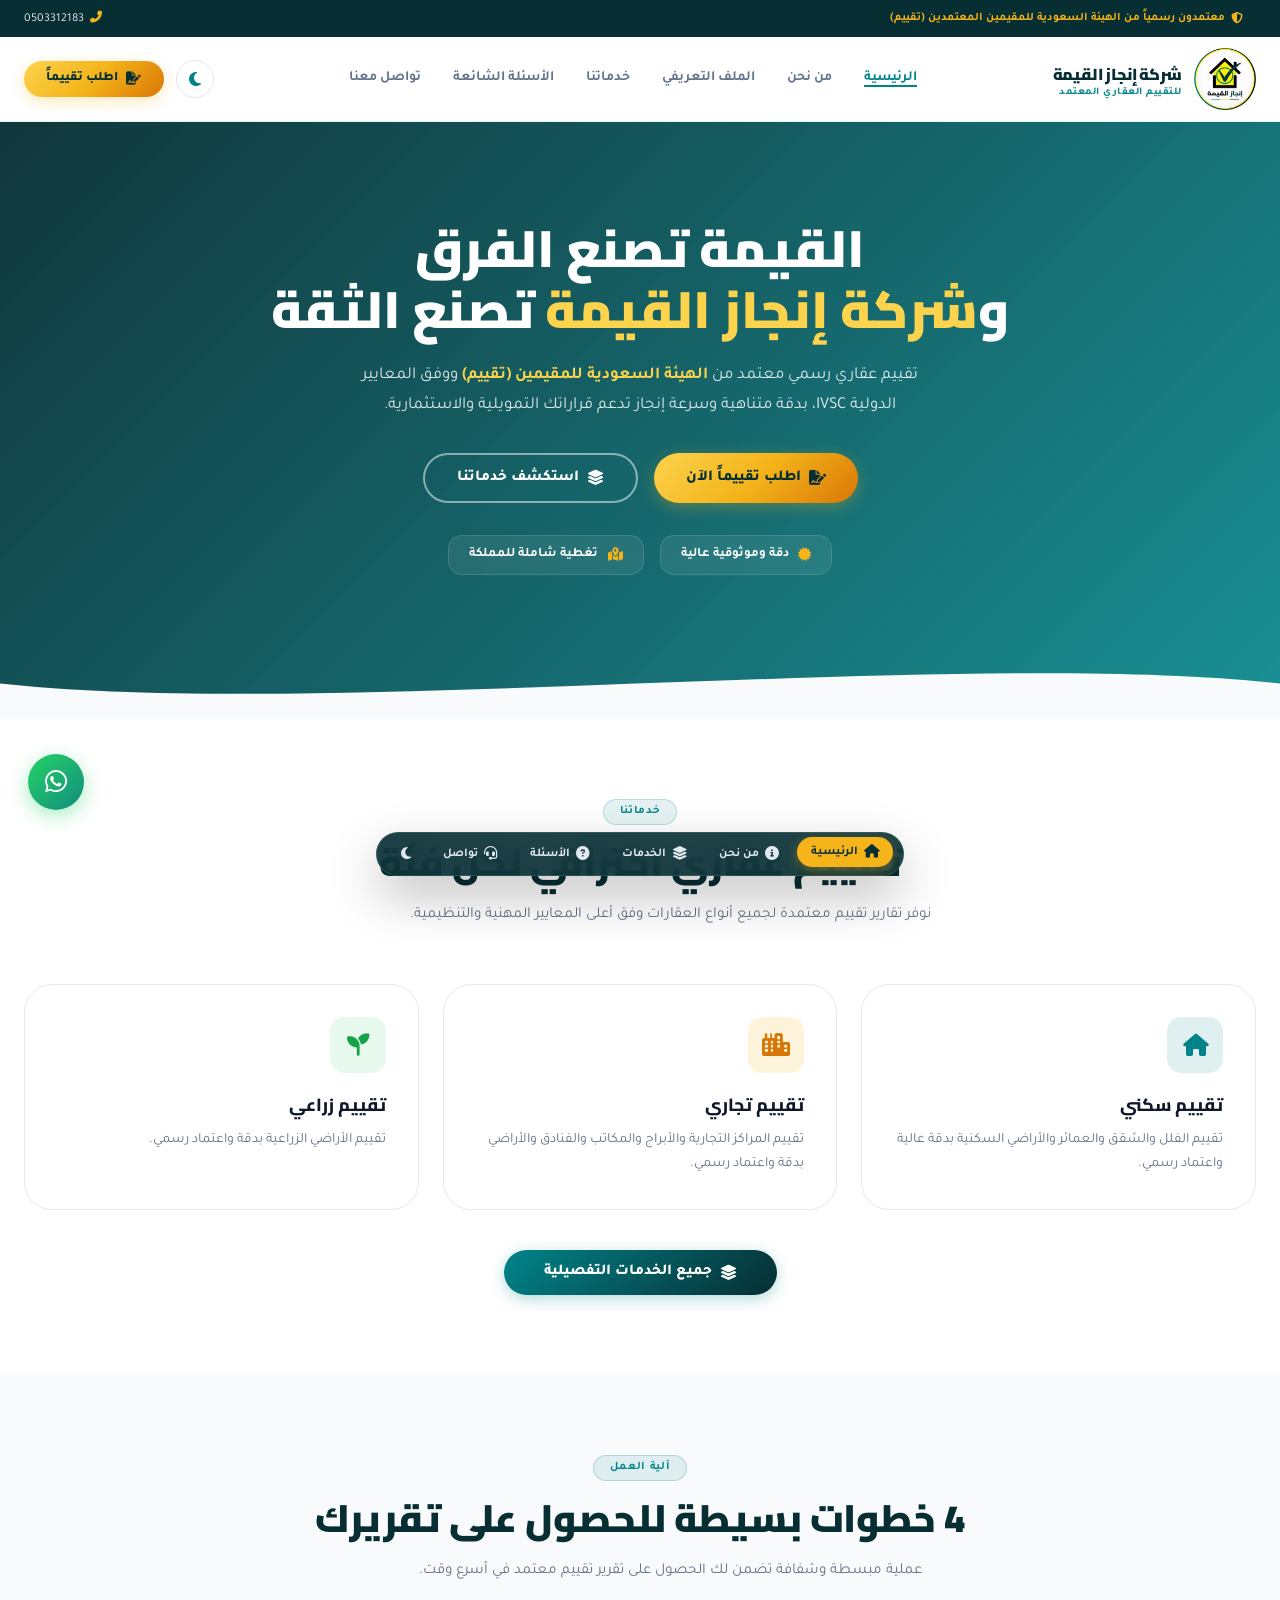
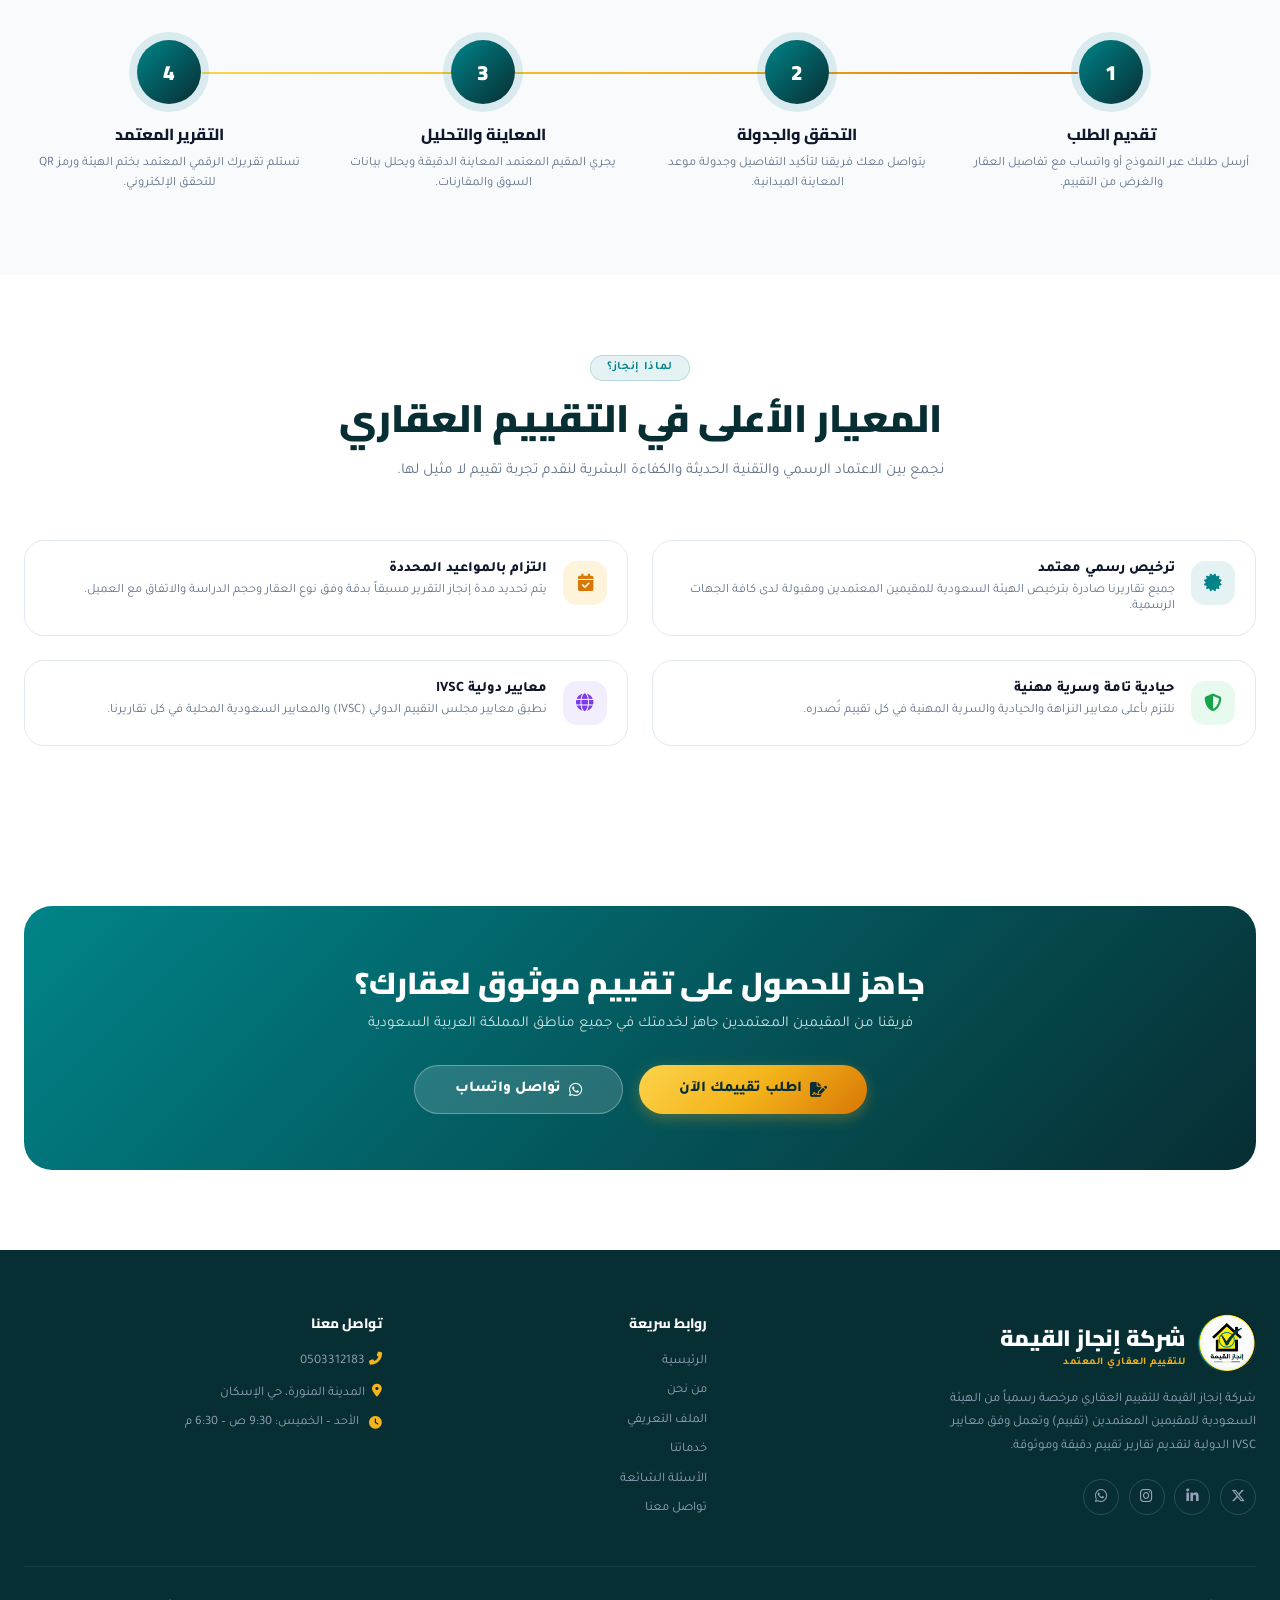
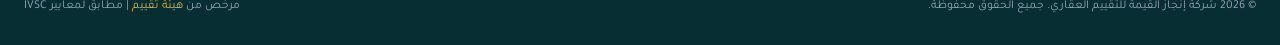
<file: index.html>
<!DOCTYPE html>
<html lang="ar" dir="rtl">
<head>
<meta charset="UTF-8">
<meta name="viewport" content="width=device-width, initial-scale=1.0, maximum-scale=5.0, viewport-fit=cover">
<title>شركة إنجاز القيمة | للتقييم العقاري المعتمد</title>
<meta name="theme-color" content="#072e33">
<meta name="apple-mobile-web-app-capable" content="yes">
<meta name="apple-mobile-web-app-status-bar-style" content="black-translucent">
<meta name="description" content="شركة إنجاز القيمة للتقييم العقاري المعتمد – الخيار الأول للتقييم الموثوق وفق معايير الهيئة السعودية للمقيمين المعتمدين (تقييم) ومعايير IVSC الدولية في جميع مناطق المملكة.">
<meta name="google-site-verification" content="zeZjmpXiHABCRa-5x5ZABjmnIPfVbDQ0cfl7Y7IleV0" />
<link rel="icon" type="image/png" sizes="32x32" href="image/LOGO.png">
<link rel="icon" type="image/png" sizes="192x192" href="image/LOGO.png">
<link rel="apple-touch-icon" sizes="180x180" href="image/LOGO.png">
<link rel="shortcut icon" href="favicon.ico">
<meta property="og:site_name" content="شركة إنجاز القيمة للتقييم العقاري">
<meta property="og:title" content="شركة إنجاز القيمة | للتقييم العقاري المعتمد">
<meta property="og:type" content="website">
<meta property="og:url" content="https://m25yimohsin-collab.github.io/enjaz1/">
<meta property="og:image" content="https://m25yimohsin-collab.github.io/enjaz1/image/LOGO.png">
<script type="application/ld+json">
{
  "@context": "https://schema.org",
  "@type": "WebSite",
  "name": "شركة إنجاز القيمة للتقييم العقاري",
  "alternateName": ["إنجاز القيمة", "شركة إنجاز القيمة", "Enjaz Valuation"],
  "url": "https://m25yimohsin-collab.github.io/enjaz1/",
  "publisher": {
    "@type": "Organization",
    "name": "شركة إنجاز القيمة للتقييم العقاري",
    "logo": {
      "@type": "ImageObject",
      "url": "https://m25yimohsin-collab.github.io/enjaz1/image/LOGO.png"
    }
  }
}
</script>
<link rel="stylesheet" href="https://cdnjs.cloudflare.com/ajax/libs/font-awesome/6.5.1/css/all.min.css">
<link rel="stylesheet" href="css/style.css">
</head>
<body>

<!-- Top Bar -->
<div class="top-bar">
  <div class="badge"><i class="fas fa-shield-halved"></i> معتمدون رسمياً من الهيئة السعودية للمقيمين المعتمدين (تقييم)</div>
  <div style="display:flex;align-items:center;gap:1.5rem"><a href="tel:0503312183"><i class="fas fa-phone-alt" style="color:var(--gold);margin-left:.35rem"></i>0503312183</a></div></div>

<!-- Navbar -->
<nav class="navbar">
  <div class="nav-inner">
    <a href="index.html" class="nav-logo">
      <img src="image/LOGO.png" alt="شركة إنجاز القيمة للتقييم العقاري">
      <div class="brand-text">
        <span class="main">شركة إنجاز القيمة</span>
        <span class="sub">للتقييم العقاري المعتمد</span>
      </div>
    </a>
    <ul class="nav-links">
      <li><a href="index.html" class="active">الرئيسية</a></li>
      <li><a href="about.html">من نحن</a></li>
      <li><a href="profile.html">الملف التعريفي</a></li>
      <li><a href="services.html">خدماتنا</a></li>
      <li><a href="faq.html">الأسئلة الشائعة</a></li>
      <li><a href="contact.html">تواصل معنا</a></li>
    </ul>
    <div class="nav-actions">
      <button class="theme-toggle theme-btn" title="تبديل الوضع"><i class="fas fa-moon"></i></button>
      <a href="contact.html" class="btn btn-gold"><i class="fas fa-file-signature"></i> اطلب تقييماً</a>
    </div>
    <button class="hamburger" aria-label="القائمة">
      <span></span><span></span><span></span>
    </button>
  </div>
</nav>

<!-- Mobile Drawer -->
<div class="mobile-overlay"></div>
<div class="mobile-drawer">
  <div class="drawer-head">
    <a href="index.html" class="nav-logo">
      <img src="image/LOGO.png" alt="إنجاز" style="height:52px">
      <div class="brand-text"><span class="main" style="font-size:1.1rem">شركة إنجاز القيمة</span></div>
    </a>
    <button class="drawer-close"><i class="fas fa-times"></i></button>
  </div>
  <ul class="drawer-nav">
    <li><a href="index.html">الرئيسية <i class="fas fa-chevron-left"></i></a></li>
    <li><a href="about.html">من نحن <i class="fas fa-chevron-left"></i></a></li>
    <li><a href="profile.html">الملف التعريفي <i class="fas fa-chevron-left"></i></a></li>
    <li><a href="services.html">خدماتنا <i class="fas fa-chevron-left"></i></a></li>
    <li><a href="faq.html">الأسئلة الشائعة <i class="fas fa-chevron-left"></i></a></li>
    <li><a href="contact.html">تواصل معنا <i class="fas fa-chevron-left"></i></a></li>
  </ul>
  <a href="contact.html" class="btn btn-gold" style="width:100%;justify-content:center"><i class="fas fa-file-signature"></i> اطلب تقييماً الآن</a>
  <button class="theme-toggle btn btn-outline" style="width:100%;justify-content:center;margin-top:.5rem"><i class="fas fa-moon"></i> تبديل الوضع</button>
</div>

<!-- ══════════════════════════════════════════
     HERO
══════════════════════════════════════════ -->
<section class="hero">
  <div class="hero-inner">

    <!-- Hero Text -->
    <div style="text-align:center;max-width:850px;margin:0 auto">

      <h1>القيمة تصنع الفرق<br>و<span style="color:var(--gold-light)">شركة إنجاز القيمة</span> تصنع الثقة</h1>
      <p style="margin:0 auto 2rem">تقييم عقاري رسمي معتمد من <strong style="color:var(--gold-light)">الهيئة السعودية للمقيمين (تقييم)</strong> ووفق المعايير الدولية IVSC، بدقة متناهية وسرعة إنجاز تدعم قراراتك التمويلية والاستثمارية.</p>
      <div style="display:flex;gap:1rem;justify-content:center;flex-wrap:wrap">
        <a href="contact.html" class="btn btn-gold" style="font-size:.95rem;padding:.85rem 2rem"><i class="fas fa-file-signature"></i> اطلب تقييماً الآن</a>
        <a href="services.html" class="btn btn-outline" style="border-color:rgba(255,255,255,.5);color:#fff;font-size:.95rem;padding:.85rem 2rem"><i class="fas fa-layer-group"></i> استكشف خدماتنا</a>
      </div>
      <div class="hero-features">
        <div class="hero-feat-item"><i class="fas fa-certificate" style="color:var(--gold)"></i> دقة وموثوقية عالية</div>
        <div class="hero-feat-item"><i class="fas fa-map-location-dot" style="color:var(--gold)"></i> تغطية شاملة للمملكة</div>
      </div>
    </div>



  </div>

  <!-- Wave -->
  <div class="wave-bottom">
    <svg viewBox="0 0 1440 80" preserveAspectRatio="none" style="fill:var(--off-white)">
      <path d="M0,40 C360,80 1080,0 1440,40 L1440,80 L0,80 Z"/>
    </svg>
  </div>
</section>



<!-- ══════════════════════════════════════════
     SERVICES PREVIEW
══════════════════════════════════════════ -->
<section class="section" style="background:var(--card-bg)" id="servicesSection">
  <div class="section-inner">
    <div class="section-head">
      <span class="section-label">خدماتنا</span>
      <h2 class="section-title">تقييم عقاري احترافي لكل فئة</h2>
      <p class="section-desc">نوفر تقارير تقييم معتمدة لجميع أنواع العقارات وفق أعلى المعايير المهنية والتنظيمية.</p>
    </div>
    <div class="grid-3">

      <div class="card">
        <div class="card-icon teal"><i class="fas fa-home"></i></div>
        <h3>تقييم سكني</h3>
        <p>تقييم الفلل والشقق والعمائر والأراضي السكنية بدقة عالية واعتماد رسمي.</p>
        <div class="card-bottom-bar"></div>
      </div>

      <div class="card">
        <div class="card-icon gold"><i class="fas fa-city"></i></div>
        <h3>تقييم تجاري</h3>
        <p>تقييم المراكز التجارية والأبراج والمكاتب والفنادق والأراضي بدقة واعتماد رسمي.</p>
        <div class="card-bottom-bar"></div>
      </div>

      <div class="card">
        <div class="card-icon green"><i class="fas fa-seedling"></i></div>
        <h3>تقييم زراعي</h3>
        <p>تقييم الأراضي الزراعية بدقة واعتماد رسمي.</p>
        <div class="card-bottom-bar"></div>
      </div>

    </div>
    <div style="text-align:center;margin-top:2.5rem">
      <a href="services.html" class="btn btn-teal" style="font-size:.95rem;padding:.85rem 2.5rem"><i class="fas fa-layer-group"></i> جميع الخدمات التفصيلية</a>
    </div>
  </div>
</section>

<!-- ══════════════════════════════════════════
     HOW IT WORKS
══════════════════════════════════════════ -->
<section class="section">
  <div class="section-inner">
    <div class="section-head">
      <span class="section-label">آلية العمل</span>
      <h2 class="section-title">4 خطوات بسيطة للحصول على تقريرك</h2>
      <p class="section-desc">عملية مبسطة وشفافة تضمن لك الحصول على تقرير تقييم معتمد في أسرع وقت.</p>
    </div>
    <div class="steps">
      <div class="step">
        <div class="step-num">1</div>
        <h4>تقديم الطلب</h4>
        <p>أرسل طلبك عبر النموذج أو واتساب مع تفاصيل العقار والغرض من التقييم.</p>
      </div>
      <div class="step">
        <div class="step-num">2</div>
        <h4>التحقق والجدولة</h4>
        <p>يتواصل معك فريقنا لتأكيد التفاصيل وجدولة موعد المعاينة الميدانية.</p>
      </div>
      <div class="step">
        <div class="step-num">3</div>
        <h4>المعاينة والتحليل</h4>
        <p>يجري المقيم المعتمد المعاينة الدقيقة ويحلل بيانات السوق والمقارنات.</p>
      </div>
      <div class="step">
        <div class="step-num">4</div>
        <h4>التقرير المعتمد</h4>
        <p>تستلم تقريرك الرقمي المعتمد بختم الهيئة ورمز QR للتحقق الإلكتروني.</p>
      </div>
    </div>
  </div>
</section>

<!-- ══════════════════════════════════════════
     WHY US
══════════════════════════════════════════ -->
<section class="section" style="background:var(--card-bg)">
  <div class="section-inner">
    <div class="section-head">
      <span class="section-label">لماذا إنجاز؟</span>
      <h2 class="section-title">المعيار الأعلى في التقييم العقاري</h2>
      <p class="section-desc">نجمع بين الاعتماد الرسمي والتقنية الحديثة والكفاءة البشرية لنقدم تجربة تقييم لا مثيل لها.</p>
    </div>
    <div class="grid-2">
      <div class="value-card">
        <div class="value-icon t"><i class="fas fa-certificate"></i></div>
        <div>
          <div style="font-weight:800;font-size:.9rem;margin-bottom:.3rem">ترخيص رسمي معتمد</div>
          <div style="font-size:.8rem;color:var(--muted)">جميع تقاريرنا صادرة بترخيص الهيئة السعودية للمقيمين المعتمدين ومقبولة لدى كافة الجهات الرسمية.</div>
        </div>
      </div>
      <div class="value-card">
        <div class="value-icon g"><i class="fas fa-calendar-check"></i></div>
        <div>
          <div style="font-weight:800;font-size:.9rem;margin-bottom:.3rem">التزام بالمواعيد المحددة</div>
          <div style="font-size:.8rem;color:var(--muted)">يتم تحديد مدة إنجاز التقرير مسبقاً بدقة وفق نوع العقار وحجم الدراسة والاتفاق مع العميل.</div>
        </div>
      </div>
      <div class="value-card">
        <div class="value-icon gr"><i class="fas fa-shield-halved"></i></div>
        <div>
          <div style="font-weight:800;font-size:.9rem;margin-bottom:.3rem">حيادية تامة وسرية مهنية</div>
          <div style="font-size:.8rem;color:var(--muted)">نلتزم بأعلى معايير النزاهة والحيادية والسرية المهنية في كل تقييم نُصدره.</div>
        </div>
      </div>
      <div class="value-card">
        <div class="value-icon p"><i class="fas fa-globe"></i></div>
        <div>
          <div style="font-weight:800;font-size:.9rem;margin-bottom:.3rem">معايير دولية IVSC</div>
          <div style="font-size:.8rem;color:var(--muted)">نطبق معايير مجلس التقييم الدولي (IVSC) والمعايير السعودية المحلية في كل تقاريرنا.</div>
        </div>
      </div>
    </div>
  </div>
</section>



<!-- ══════════════════════════════════════════
     CTA BANNER
══════════════════════════════════════════ -->
<section class="section" style="background:var(--card-bg);padding-bottom:5rem">
  <div class="section-inner">
    <div class="cta-banner">
      <h2>جاهز للحصول على تقييم موثوق لعقارك؟</h2>
      <p>فريقنا من المقيمين المعتمدين جاهز لخدمتك في جميع مناطق المملكة العربية السعودية</p>
      <div style="display:flex;gap:1rem;justify-content:center;flex-wrap:wrap">
        <a href="contact.html" class="btn btn-gold" style="font-size:.95rem;padding:.9rem 2.5rem"><i class="fas fa-file-signature"></i> اطلب تقييمك الآن</a>
        <a href="https://wa.me/966503312183" target="_blank" rel="noopener noreferrer" class="btn" style="background:rgba(255,255,255,.15);color:#fff;border:1px solid rgba(255,255,255,.3);font-size:.95rem;padding:.9rem 2.5rem"><i class="fab fa-whatsapp"></i> تواصل واتساب</a>
      </div>
    </div>
  </div>
</section>

<!-- Footer -->
<footer class="footer">
  <div class="footer-inner">
    <div class="footer-top">
      <div class="footer-brand">
        <a href="index.html" class="nav-logo" style="margin-bottom:.75rem">
          <img src="image/LOGO.png" alt="إنجاز" style="height:58px;width:auto;border-radius:10px">
          <div class="brand-text"><span class="main">شركة إنجاز القيمة</span><span class="sub">للتقييم العقاري المعتمد</span></div>
        </a>
        <p>شركة إنجاز القيمة للتقييم العقاري مرخصة رسمياً من الهيئة السعودية للمقيمين المعتمدين (تقييم) وتعمل وفق معايير IVSC الدولية لتقديم تقارير تقييم دقيقة وموثوقة.</p>
        <div class="socials">
          <a href="#" class="social-btn" title="تويتر"><i class="fab fa-x-twitter"></i></a>
          <a href="#" class="social-btn" title="لينكدإن"><i class="fab fa-linkedin-in"></i></a>
          <a href="https://www.instagram.com/enjaz.alqima/" target="_blank" rel="noopener noreferrer" class="social-btn" title="انستقرام"><i class="fab fa-instagram"></i></a>
          <a href="https://wa.me/966503312183" class="social-btn" title="واتساب"><i class="fab fa-whatsapp"></i></a>
        </div>
      </div>
      <div class="footer-col">
        <h4>روابط سريعة</h4>
        <ul>
          <li><a href="index.html">الرئيسية</a></li>
          <li><a href="about.html">من نحن</a></li>
          <li><a href="profile.html">الملف التعريفي</a></li>
          <li><a href="services.html">خدماتنا</a></li>
          <li><a href="faq.html">الأسئلة الشائعة</a></li>
          <li><a href="contact.html">تواصل معنا</a></li>
        </ul>
      </div>

      <div class="footer-col footer-contact">
        <h4>تواصل معنا</h4>
        <ul class="footer-contact" style="gap:.85rem">
          <li><a href="tel:0503312183" style="color:inherit;text-decoration:none"><i class="fas fa-phone-alt"></i> 0503312183</a></li>
          <li><a href="https://maps.app.goo.gl/EBXbbpuvEe8iRKoi7" target="_blank" rel="noopener noreferrer" style="color:inherit;text-decoration:none"><i class="fas fa-map-marker-alt"></i> المدينة المنورة، حي الإسكان</a></li>
          <li><i class="fas fa-clock"></i> الأحد – الخميس: 9:30 ص – 6:30 م</li>
        </ul>
      </div>
    </div>
    <div class="footer-bottom">
      <p>© 2026 شركة إنجاز القيمة للتقييم العقاري. جميع الحقوق محفوظة.</p>
      <p>مرخص من <a href="#">هيئة تقييم</a> | مطابق لمعايير IVSC</p>
    </div>
  </div>
</footer>

<!-- Floating Dock -->
<div class="floating-dock">
  <a href="index.html"     class="dock-item" title="الرئيسية"><i class="fas fa-home"></i> <span>الرئيسية</span></a>
  <a href="about.html"     class="dock-item" title="من نحن"><i class="fas fa-circle-info"></i> <span>من نحن</span></a>
  <a href="services.html"  class="dock-item" title="الخدمات"><i class="fas fa-layer-group"></i> <span>الخدمات</span></a>
  <a href="faq.html"       class="dock-item" title="الأسئلة"><i class="fas fa-circle-question"></i> <span>الأسئلة</span></a>
  <a href="contact.html"   class="dock-item" title="تواصل"><i class="fas fa-headset"></i> <span>تواصل</span></a>
  <button class="dock-item theme-toggle" title="الوضع"><i class="fas fa-moon"></i></button>
</div>

<!-- WhatsApp -->
<a href="https://wa.me/966503312183?text=السلام%20عليكم،%20أريد%20الاستفسار%20عن%20خدمات%20التقييم%20العقاري" target="_blank" rel="noopener noreferrer" class="wa-float" aria-label="واتساب"><i class="fab fa-whatsapp"></i></a>

<!-- Back to Top -->
<button class="back-top" aria-label="للأعلى"><i class="fas fa-arrow-up"></i></button>

<script src="js/main.js"></script>
</body>
</html>
</file>
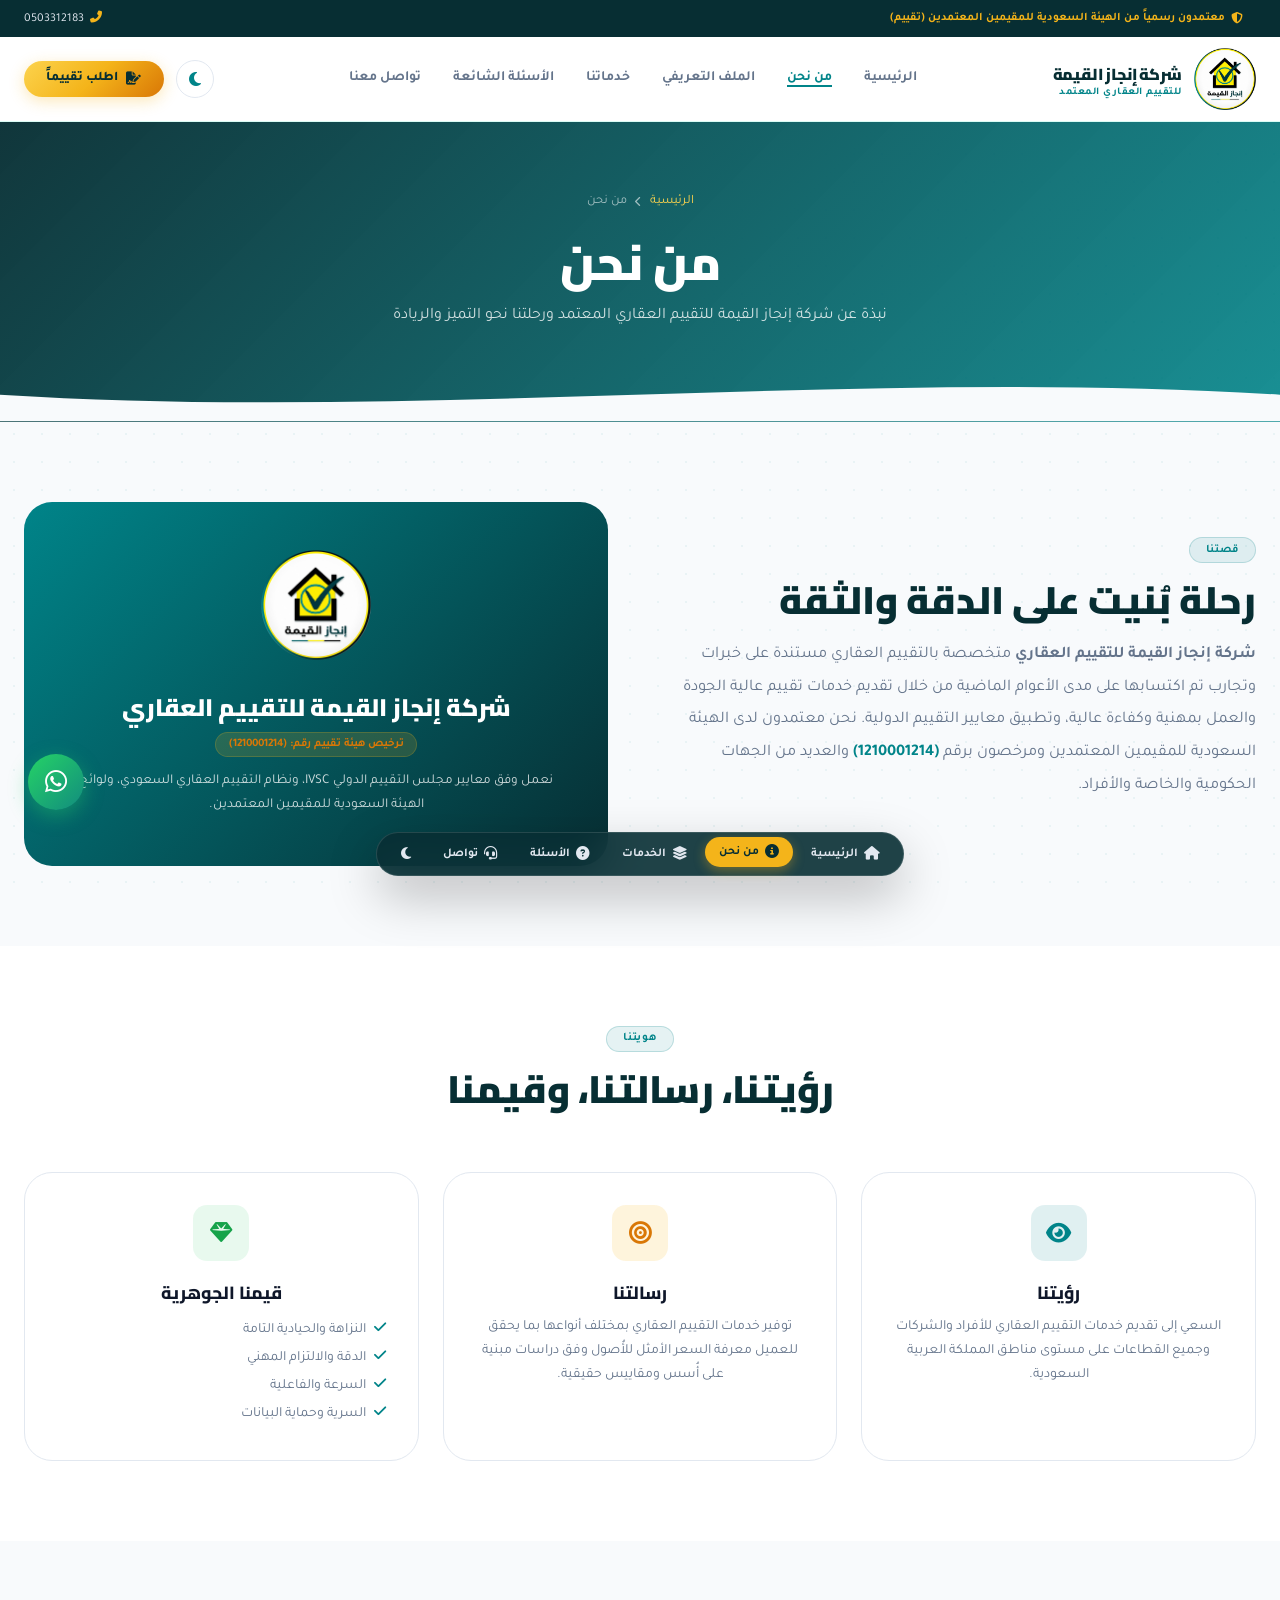
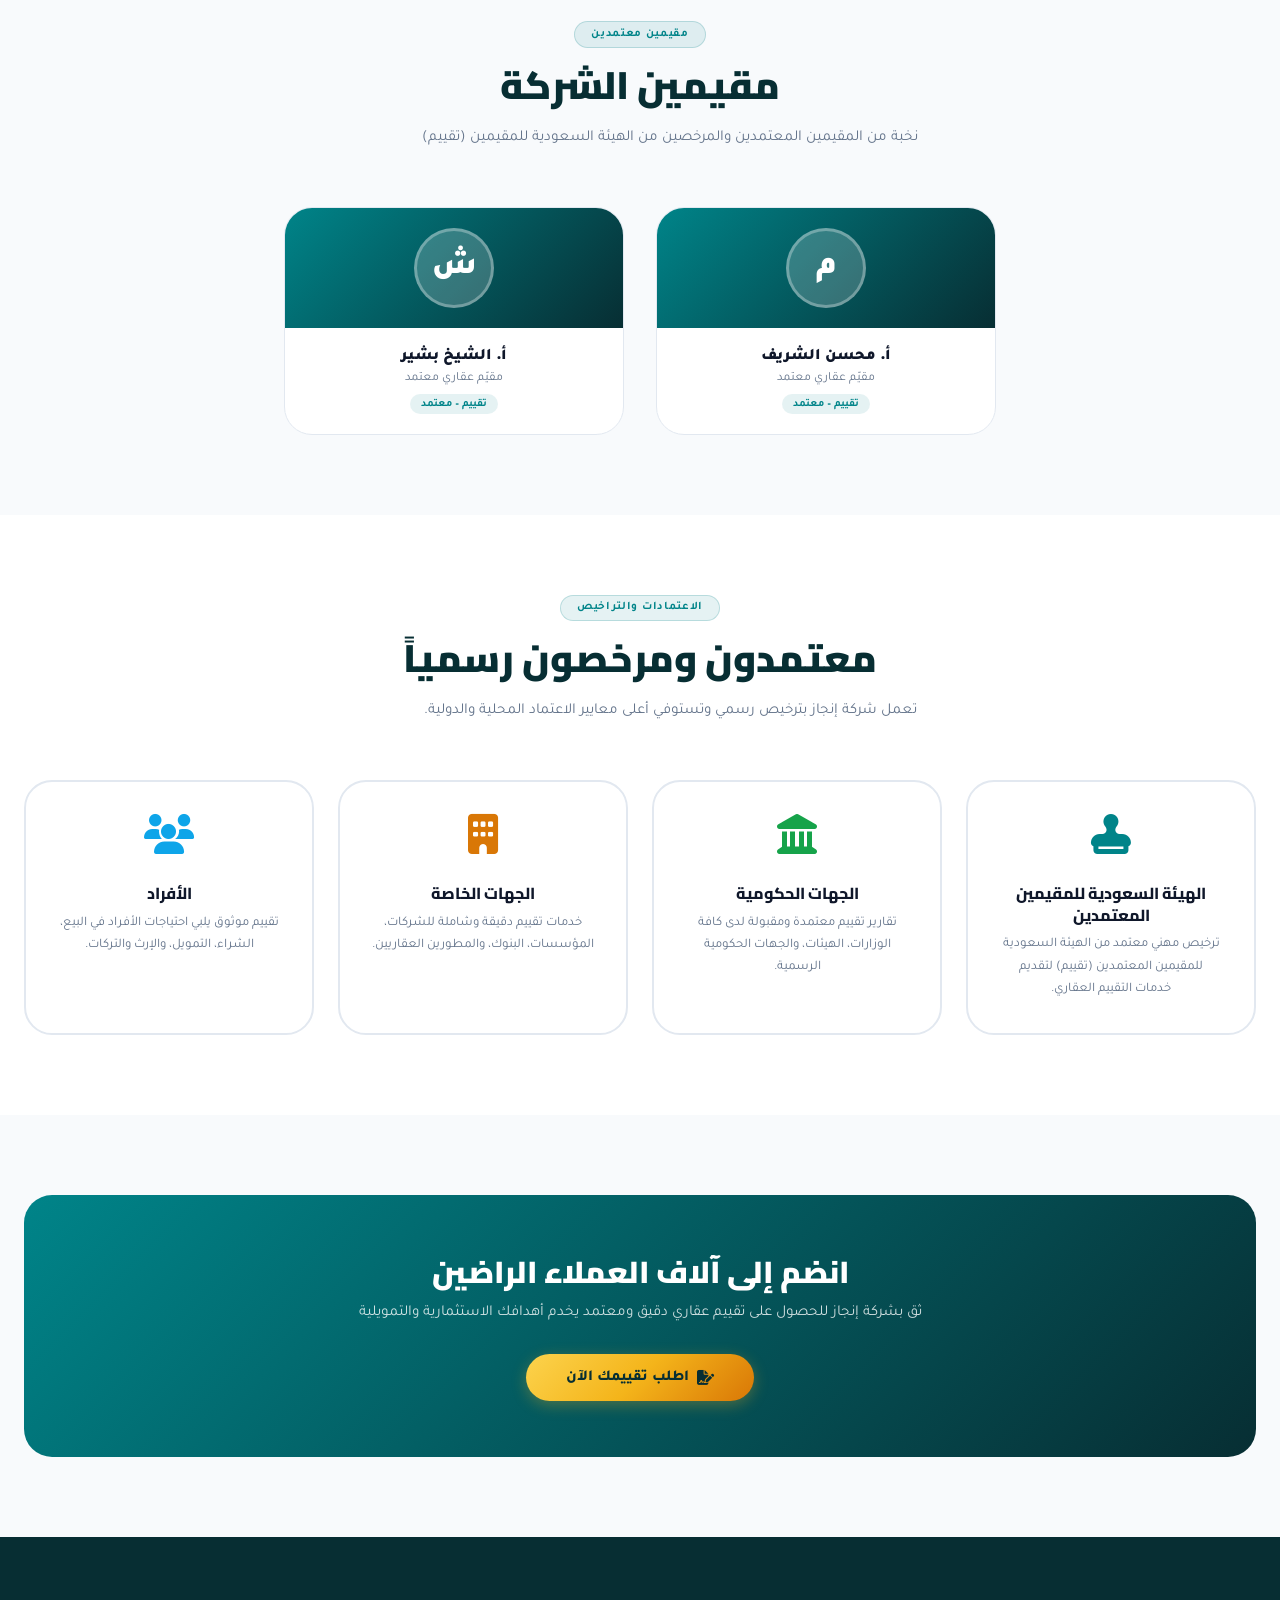
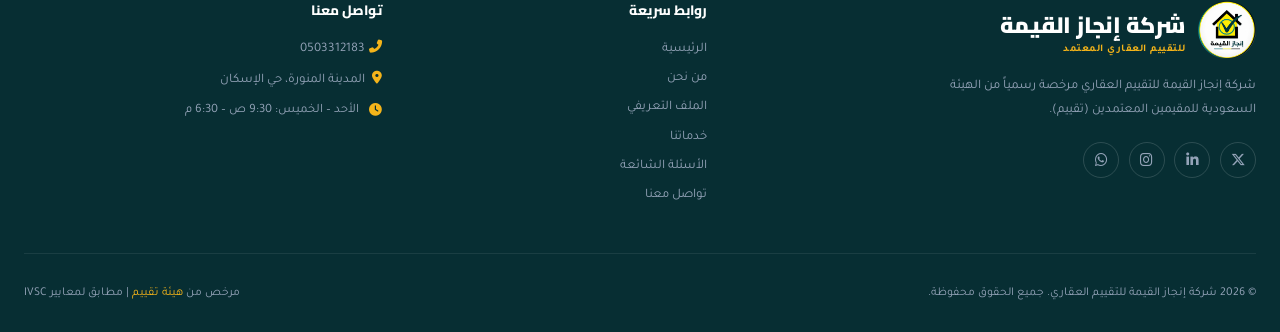
<file: about.html>
<!DOCTYPE html>
<html lang="ar" dir="rtl">
<head>
<meta charset="UTF-8">
<meta name="viewport" content="width=device-width, initial-scale=1.0, maximum-scale=5.0, viewport-fit=cover">
<title>من نحن | شركة إنجاز القيمة للتقييم العقاري المعتمد</title>
<meta name="theme-color" content="#072e33">
<meta name="apple-mobile-web-app-capable" content="yes">
<meta name="apple-mobile-web-app-status-bar-style" content="black-translucent">
<meta name="description" content="تعرف على شركة إنجاز القيمة للتقييم العقاري المعتمد – تاريخنا، رؤيتنا، رسالتنا، فريق الخبراء والقيم التي نؤمن بها.">
<meta name="google-site-verification" content="zeZjmpXiHABCRa-5x5ZABjmnIPfVbDQ0cfl7Y7IleV0" />
<link rel="icon" type="image/png" sizes="32x32" href="image/LOGO.png">
<link rel="icon" type="image/png" sizes="192x192" href="image/LOGO.png">
<link rel="apple-touch-icon" sizes="180x180" href="image/LOGO.png">
<link rel="shortcut icon" href="favicon.ico">
<meta property="og:site_name" content="شركة إنجاز القيمة للتقييم العقاري">
<meta property="og:title" content="من نحن | شركة إنجاز القيمة للتقييم العقاري المعتمد">
<meta property="og:type" content="website">
<meta property="og:url" content="https://m25yimohsin-collab.github.io/enjaz1/about.html">
<meta property="og:image" content="https://m25yimohsin-collab.github.io/enjaz1/image/LOGO.png">
<link rel="stylesheet" href="https://cdnjs.cloudflare.com/ajax/libs/font-awesome/6.5.1/css/all.min.css">
<link rel="stylesheet" href="css/style.css">
</head>
<body>

<!-- Top Bar -->
<div class="top-bar">
  <div class="badge"><i class="fas fa-shield-halved"></i> معتمدون رسمياً من الهيئة السعودية للمقيمين المعتمدين (تقييم)</div>
  <div style="display:flex;align-items:center;gap:1.5rem"><a href="tel:0503312183"><i class="fas fa-phone-alt" style="color:var(--gold);margin-left:.35rem"></i>0503312183</a></div></div>

<!-- Navbar -->
<nav class="navbar">
  <div class="nav-inner">
    <a href="index.html" class="nav-logo">
      <img src="image/LOGO.png" alt="شركة إنجاز القيمة للتقييم العقاري">
      <div class="brand-text"><span class="main">شركة إنجاز القيمة</span><span class="sub">للتقييم العقاري المعتمد</span></div>
    </a>
    <ul class="nav-links">
      <li><a href="index.html">الرئيسية</a></li>
      <li><a href="about.html" class="active">من نحن</a></li>
      <li><a href="profile.html">الملف التعريفي</a></li>
      <li><a href="services.html">خدماتنا</a></li>
      <li><a href="faq.html">الأسئلة الشائعة</a></li>
      <li><a href="contact.html">تواصل معنا</a></li>
    </ul>
    <div class="nav-actions">
      <button class="theme-toggle theme-btn" title="تبديل الوضع"><i class="fas fa-moon"></i></button>
      <a href="contact.html" class="btn btn-gold"><i class="fas fa-file-signature"></i> اطلب تقييماً</a>
    </div>
    <button class="hamburger" aria-label="القائمة"><span></span><span></span><span></span></button>
  </div>
</nav>

<!-- Mobile Drawer -->
<div class="mobile-overlay"></div>
<div class="mobile-drawer">
  <div class="drawer-head">
    <a href="index.html" class="nav-logo"><img src="image/LOGO.png" alt="إنجاز" style="height:52px"><div class="brand-text"><span class="main" style="font-size:1.1rem">شركة إنجاز القيمة</span></div></a>
    <button class="drawer-close"><i class="fas fa-times"></i></button>
  </div>
  <ul class="drawer-nav">
    <li><a href="index.html">الرئيسية <i class="fas fa-chevron-left"></i></a></li>
    <li><a href="about.html" class="active">من نحن <i class="fas fa-chevron-left"></i></a></li>
    <li><a href="profile.html">الملف التعريفي <i class="fas fa-chevron-left"></i></a></li>
    <li><a href="services.html">خدماتنا <i class="fas fa-chevron-left"></i></a></li>
    <li><a href="faq.html">الأسئلة الشائعة <i class="fas fa-chevron-left"></i></a></li>
    <li><a href="contact.html">تواصل معنا <i class="fas fa-chevron-left"></i></a></li>
  </ul>
  <a href="contact.html" class="btn btn-gold" style="width:100%;justify-content:center"><i class="fas fa-file-signature"></i> اطلب تقييماً الآن</a>
  <button class="theme-toggle btn btn-outline" style="width:100%;justify-content:center;margin-top:.5rem"><i class="fas fa-moon"></i> تبديل الوضع</button>
</div>

<!-- Page Header -->
<div class="page-header">
  <div class="breadcrumb">
    <a href="index.html">الرئيسية</a>
    <i class="fas fa-chevron-left" style="font-size:.65rem"></i>
    <span>من نحن</span>
  </div>
  <h1>من نحن</h1>
  <p>نبذة عن شركة إنجاز القيمة للتقييم العقاري المعتمد ورحلتنا نحو التميز والريادة</p>
  <div class="wave-bottom" style="bottom:0">
    <svg viewBox="0 0 1440 60" preserveAspectRatio="none" style="fill:var(--off-white)"><path d="M0,30 C480,60 960,0 1440,30 L1440,60 L0,60 Z"/></svg>
  </div>
</div>

<!-- ─── Story Section ─── -->
<section class="section">
  <div class="section-inner">
    <div class="about-hero-grid">
      <div>
        <span class="section-label">قصتنا</span>
        <h2 class="section-title">رحلة بُنيت على الدقة والثقة</h2>
        <p style="color:var(--muted);font-size:1.02rem;line-height:2;margin-bottom:1.75rem">
          <strong>شركة إنجاز القيمة للتقييم العقاري</strong> متخصصة بالتقييم العقاري مستندة على خبرات وتجارب تم اكتسابها على مدى الأعوام الماضية من خلال تقديم خدمات تقييم عالية الجودة والعمل بمهنية وكفاءة عالية، وتطبيق معايير التقييم الدولية. نحن معتمدون لدى الهيئة السعودية للمقيمين المعتمدين ومرخصون برقم <strong style="color:var(--teal)">(1210001214)</strong> والعديد من الجهات الحكومية والخاصة والأفراد.
        </p>

      </div>
      <div style="background:var(--grad-brand);border-radius:var(--r-xl);padding:3rem;text-align:center;color:#fff">
        <img src="image/LOGO.png" alt="إنجاز" style="height:110px;width:auto;object-fit:contain;border-radius:var(--r-lg);margin-bottom:1.5rem">
        <h3 style="font-size:1.5rem;font-weight:900;margin-bottom:.5rem">شركة إنجاز القيمة للتقييم العقاري</h3>
        <div class="badge badge-gold" style="margin:0 auto .75rem">ترخيص هيئة تقييم رقم: (1210001214)</div>
        <p style="font-size:.85rem;color:rgba(255,255,255,.8);line-height:1.8">نعمل وفق معايير مجلس التقييم الدولي IVSC، ونظام التقييم العقاري السعودي، ولوائح الهيئة السعودية للمقيمين المعتمدين.</p>
      </div>
    </div>
  </div>
</section>

<!-- ─── Vision Mission Values ─── -->
<section class="section" style="background:var(--card-bg)">
  <div class="section-inner">
    <div class="section-head">
      <span class="section-label">هويتنا</span>
      <h2 class="section-title">رؤيتنا، رسالتنا، وقيمنا</h2>
    </div>
    <div class="grid-3">
      <div class="card" style="text-align:center">
        <div class="card-icon teal" style="margin:0 auto 1.25rem"><i class="fas fa-eye"></i></div>
        <h3>رؤيتنا</h3>
        <p>السعي إلى تقديم خدمات التقييم العقاري للأفراد والشركات وجميع القطاعات على مستوى مناطق المملكة العربية السعودية.</p>
        <div class="card-bottom-bar"></div>
      </div>
      <div class="card" style="text-align:center">
        <div class="card-icon gold" style="margin:0 auto 1.25rem"><i class="fas fa-bullseye"></i></div>
        <h3>رسالتنا</h3>
        <p>توفير خدمات التقييم العقاري بمختلف أنواعها بما يحقق للعميل معرفة السعر الأمثل للأُصول وفق دراسات مبنية على أُسس ومقاييس حقيقية.</p>
        <div class="card-bottom-bar"></div>
      </div>
      <div class="card" style="text-align:center">
        <div class="card-icon green" style="margin:0 auto 1.25rem"><i class="fas fa-gem"></i></div>
        <h3>قيمنا الجوهرية</h3>
        <ul style="list-style:none;text-align:right;font-size:.875rem;color:var(--muted);line-height:2">
          <li><i class="fas fa-check" style="color:var(--teal);margin-left:.5rem"></i>النزاهة والحيادية التامة</li>
          <li><i class="fas fa-check" style="color:var(--teal);margin-left:.5rem"></i>الدقة والالتزام المهني</li>
          <li><i class="fas fa-check" style="color:var(--teal);margin-left:.5rem"></i>السرعة والفاعلية</li>
          <li><i class="fas fa-check" style="color:var(--teal);margin-left:.5rem"></i>السرية وحماية البيانات</li>
        </ul>
        <div class="card-bottom-bar"></div>
      </div>
    </div>
  </div>
</section>

<!-- ─── Team ─── -->
<section class="section">
  <div class="section-inner">
    <div class="section-head">
      <span class="section-label">مقيمين معتمدين</span>
      <h2 class="section-title">مقيمين الشركة</h2>
      <p class="section-desc">نخبة من المقيمين المعتمدين والمرخصين من الهيئة السعودية للمقيمين (تقييم)</p>
    </div>
    <div style="display:grid;grid-template-columns:repeat(auto-fit, minmax(280px, 340px));gap:2rem;justify-content:center">
      <div class="team-card">
        <div class="team-top"><div class="team-avatar">م</div></div>
        <div class="team-info">
          <div class="team-name">أ. محسن الشريف</div>
          <div class="team-title">مقيّم عقاري معتمد</div>
          <div class="team-badge">تقييم – معتمد</div>
        </div>
      </div>
      <div class="team-card">
        <div class="team-top"><div class="team-avatar">ش</div></div>
        <div class="team-info">
          <div class="team-name">أ. الشيخ بشير</div>
          <div class="team-title">مقيّم عقاري معتمد</div>
          <div class="team-badge">تقييم – معتمد</div>
        </div>
      </div>
    </div>
  </div>
</section>

<!-- ─── Accreditations ─── -->
<section class="section" style="background:var(--card-bg)">
  <div class="section-inner">
    <div class="section-head">
      <span class="section-label">الاعتمادات والتراخيص</span>
      <h2 class="section-title">معتمدون ومرخصون رسمياً</h2>
      <p class="section-desc">تعمل شركة إنجاز بترخيص رسمي وتستوفي أعلى معايير الاعتماد المحلية والدولية.</p>
    </div>
    <div class="grid-4">
      <div class="accred-box">
        <div class="icon" style="color:var(--teal)"><i class="fas fa-stamp"></i></div>
        <h4 style="font-size:1rem;font-weight:800;margin-bottom:.5rem">الهيئة السعودية للمقيمين المعتمدين</h4>
        <p style="font-size:.82rem;color:var(--muted);line-height:1.7">ترخيص مهني معتمد من الهيئة السعودية للمقيمين المعتمدين (تقييم) لتقديم خدمات التقييم العقاري.</p>
      </div>
      <div class="accred-box">
        <div class="icon" style="color:#16a34a"><i class="fas fa-landmark"></i></div>
        <h4 style="font-size:1rem;font-weight:800;margin-bottom:.5rem">الجهات الحكومية</h4>
        <p style="font-size:.82rem;color:var(--muted);line-height:1.7">تقارير تقييم معتمدة ومقبولة لدى كافة الوزارات، الهيئات، والجهات الحكومية الرسمية.</p>
      </div>
      <div class="accred-box">
        <div class="icon" style="color:var(--gold-dark)"><i class="fas fa-building"></i></div>
        <h4 style="font-size:1rem;font-weight:800;margin-bottom:.5rem">الجهات الخاصة</h4>
        <p style="font-size:.82rem;color:var(--muted);line-height:1.7">خدمات تقييم دقيقة وشاملة للشركات، المؤسسات، البنوك، والمطورين العقاريين.</p>
      </div>
      <div class="accred-box">
        <div class="icon" style="color:#0ea5e9"><i class="fas fa-users"></i></div>
        <h4 style="font-size:1rem;font-weight:800;margin-bottom:.5rem">الأفراد</h4>
        <p style="font-size:.82rem;color:var(--muted);line-height:1.7">تقييم موثوق يلبي احتياجات الأفراد في البيع، الشراء، التمويل، والإرث والتركات.</p>
      </div>
    </div>
  </div>
</section>

<!-- CTA -->
<section class="section">
  <div class="section-inner">
    <div class="cta-banner">
      <h2>انضم إلى آلاف العملاء الراضين</h2>
      <p>ثق بشركة إنجاز للحصول على تقييم عقاري دقيق ومعتمد يخدم أهدافك الاستثمارية والتمويلية</p>
      <a href="contact.html" class="btn btn-gold" style="font-size:.95rem;padding:.9rem 2.5rem"><i class="fas fa-file-signature"></i> اطلب تقييمك الآن</a>
    </div>
  </div>
</section>

<!-- Footer -->
<footer class="footer">
  <div class="footer-inner">
    <div class="footer-top">
      <div class="footer-brand">
        <a href="index.html" class="nav-logo" style="margin-bottom:.75rem"><img src="image/LOGO.png" alt="إنجاز" style="height:58px;width:auto;border-radius:10px"><div class="brand-text"><span class="main">شركة إنجاز القيمة</span><span class="sub">للتقييم العقاري المعتمد</span></div></a>
        <p>شركة إنجاز القيمة للتقييم العقاري مرخصة رسمياً من الهيئة السعودية للمقيمين المعتمدين (تقييم).</p>
        <div class="socials">
          <a href="#" class="social-btn"><i class="fab fa-x-twitter"></i></a>
          <a href="#" class="social-btn"><i class="fab fa-linkedin-in"></i></a>
          <a href="https://www.instagram.com/enjaz.alqima/" target="_blank" rel="noopener noreferrer" class="social-btn"><i class="fab fa-instagram"></i></a>
          <a href="https://wa.me/966503312183" class="social-btn"><i class="fab fa-whatsapp"></i></a>
        </div>
      </div>
      <div class="footer-col"><h4>روابط سريعة</h4><ul><li><a href="index.html">الرئيسية</a></li><li><a href="about.html">من نحن</a></li><li><a href="profile.html">الملف التعريفي</a></li><li><a href="services.html">خدماتنا</a></li><li><a href="faq.html">الأسئلة الشائعة</a></li><li><a href="contact.html">تواصل معنا</a></li></ul></div>

      <div class="footer-col footer-contact"><h4>تواصل معنا</h4><ul class="footer-contact" style="gap:.85rem"><li><a href="tel:0503312183" style="color:inherit;text-decoration:none"><i class="fas fa-phone-alt"></i> 0503312183</a></li><li><a href="https://maps.app.goo.gl/EBXbbpuvEe8iRKoi7" target="_blank" rel="noopener noreferrer" style="color:inherit;text-decoration:none"><i class="fas fa-map-marker-alt"></i> المدينة المنورة، حي الإسكان</a></li><li><i class="fas fa-clock"></i> الأحد – الخميس: 9:30 ص – 6:30 م</li></ul></div>
    </div>
    <div class="footer-bottom"><p>© 2026 شركة إنجاز القيمة للتقييم العقاري. جميع الحقوق محفوظة.</p><p>مرخص من <a href="#">هيئة تقييم</a> | مطابق لمعايير IVSC</p></div>
  </div>
</footer>

<div class="floating-dock">
  <a href="index.html"    class="dock-item"><i class="fas fa-home"></i> <span>الرئيسية</span></a>
  <a href="about.html"    class="dock-item active"><i class="fas fa-circle-info"></i> <span>من نحن</span></a>
  <a href="services.html" class="dock-item"><i class="fas fa-layer-group"></i> <span>الخدمات</span></a>
  <a href="faq.html"      class="dock-item"><i class="fas fa-circle-question"></i> <span>الأسئلة</span></a>
  <a href="contact.html"  class="dock-item"><i class="fas fa-headset"></i> <span>تواصل</span></a>
  <button class="dock-item theme-toggle"><i class="fas fa-moon"></i></button>
</div>
<a href="https://wa.me/966503312183" target="_blank" rel="noopener noreferrer" class="wa-float"><i class="fab fa-whatsapp"></i></a>
<button class="back-top"><i class="fas fa-arrow-up"></i></button>
<script src="js/main.js"></script>
</body>
</html>
</file>
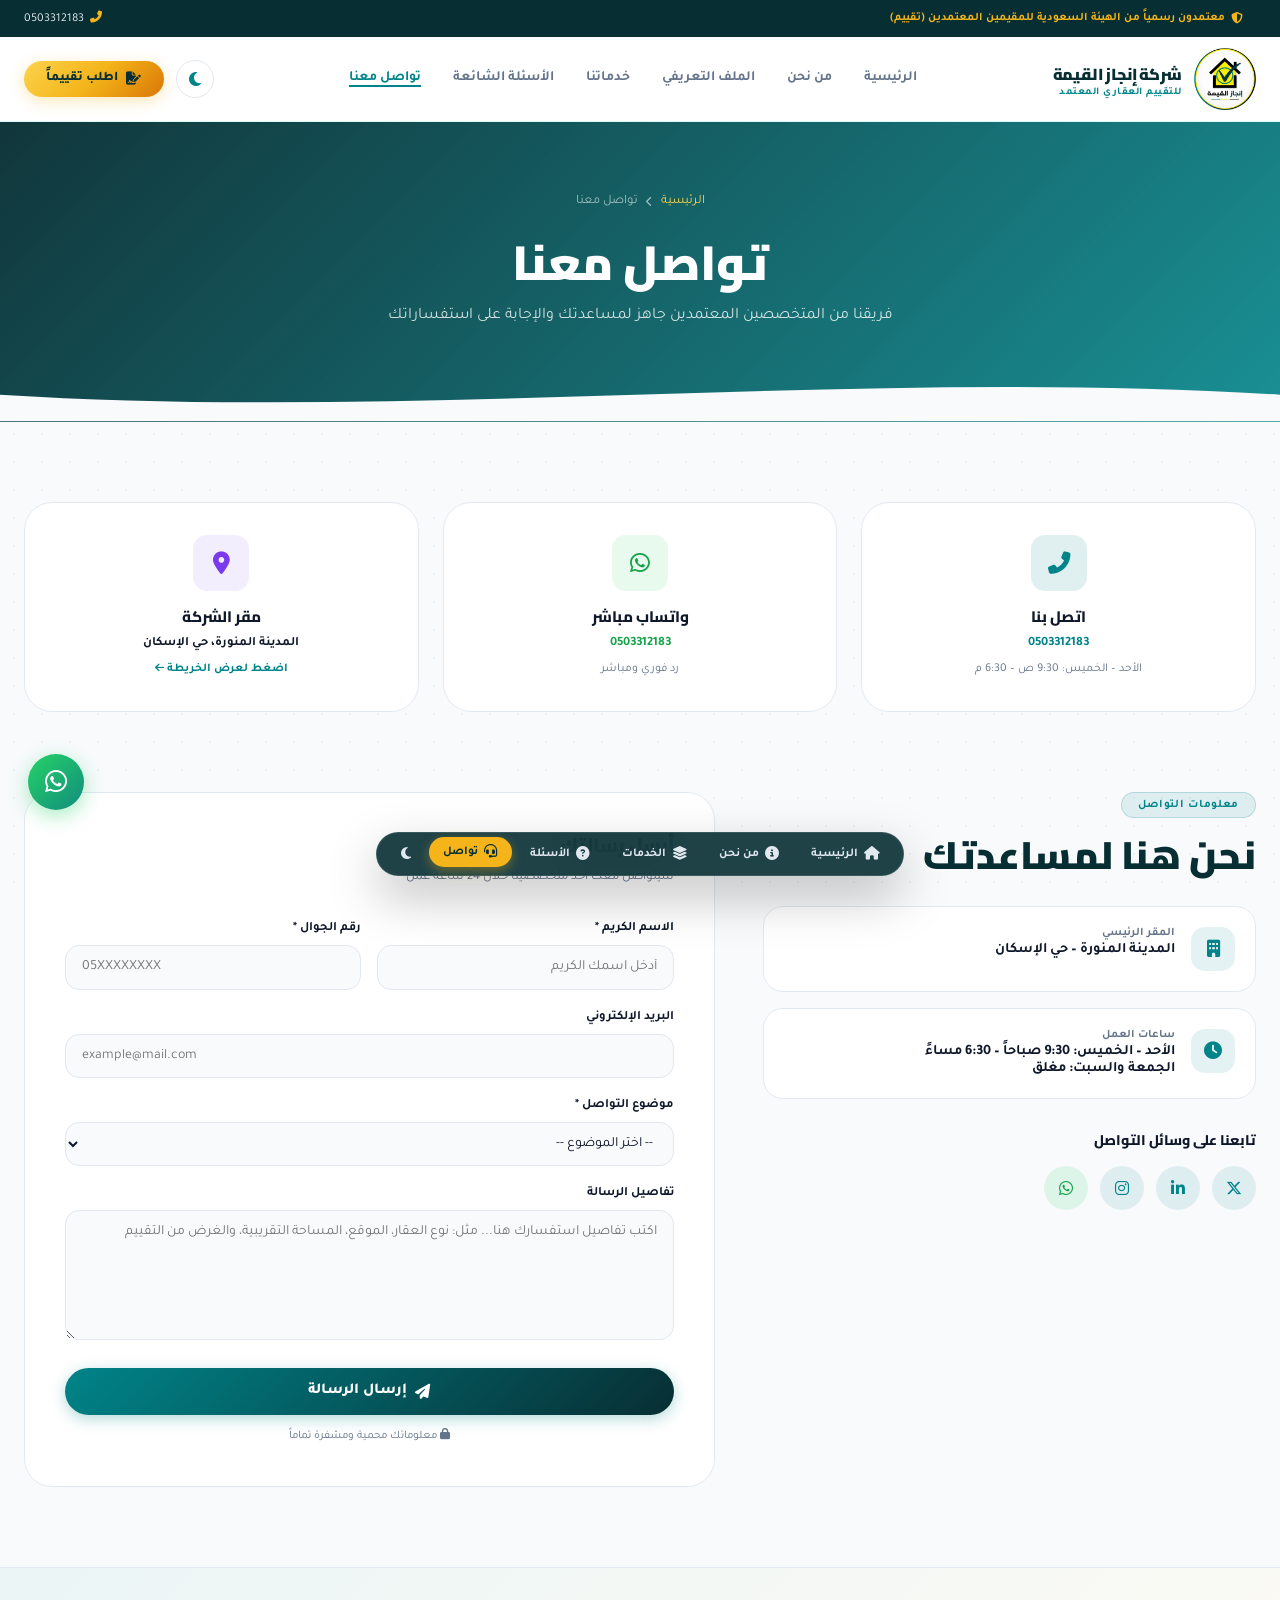
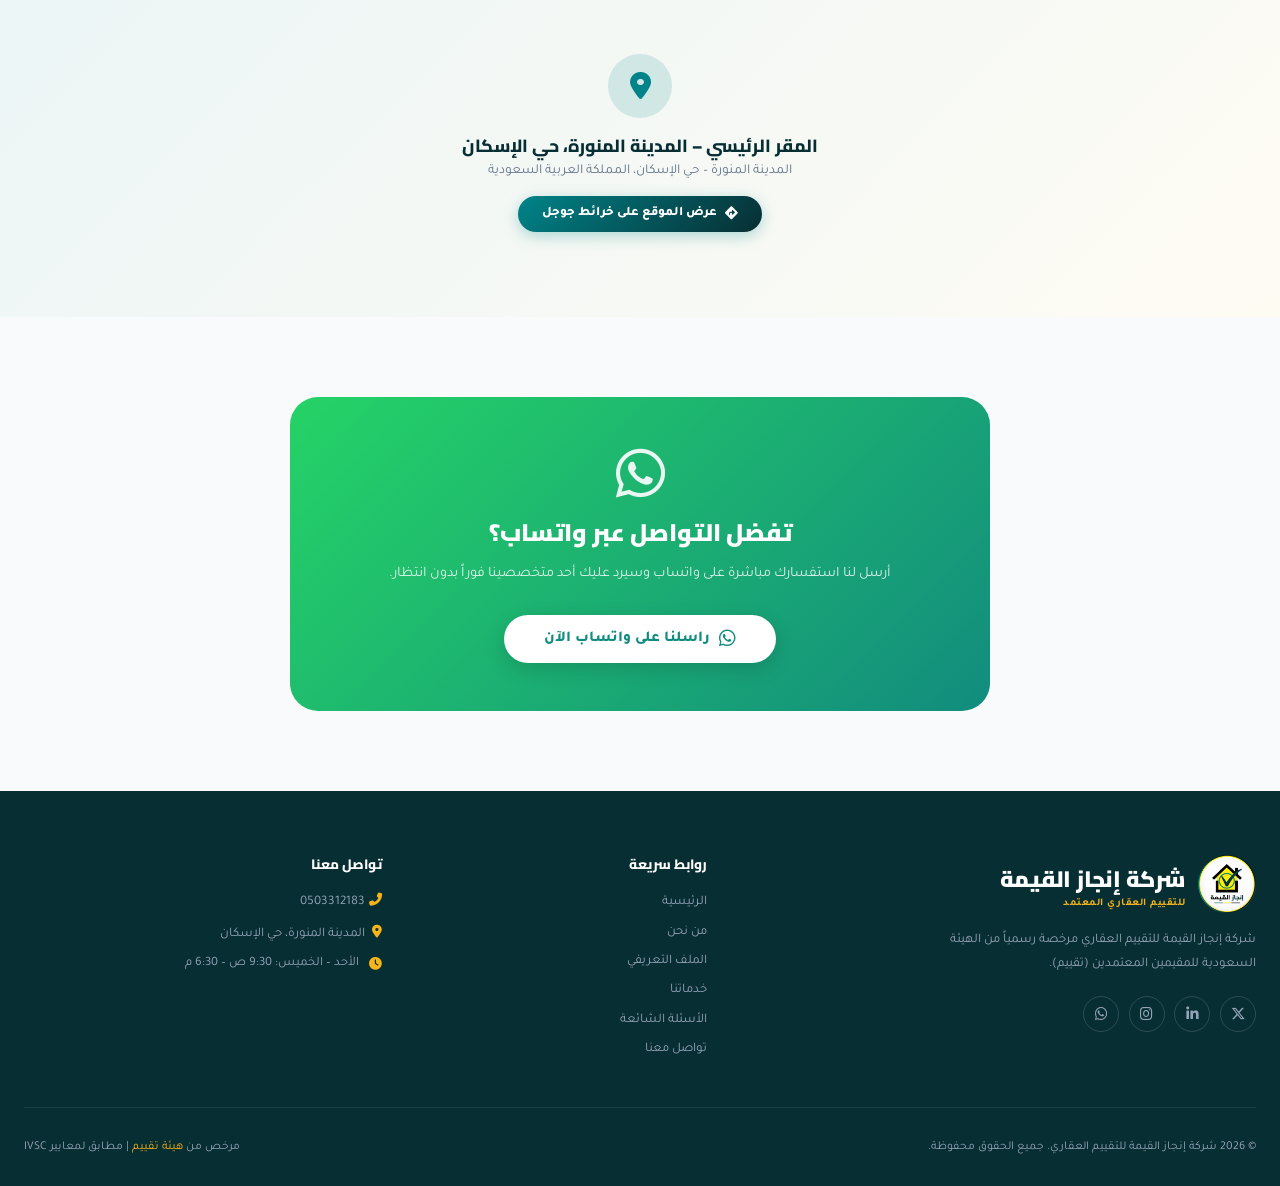
<file: contact.html>
<!DOCTYPE html>
<html lang="ar" dir="rtl">
<head>
<meta charset="UTF-8">
<meta name="viewport" content="width=device-width, initial-scale=1.0, maximum-scale=5.0, viewport-fit=cover">
<title>تواصل معنا | شركة إنجاز القيمة للتقييم العقاري المعتمد</title>
<meta name="theme-color" content="#072e33">
<meta name="apple-mobile-web-app-capable" content="yes">
<meta name="apple-mobile-web-app-status-bar-style" content="black-translucent">
<meta name="description" content="تواصل مع فريق شركة إنجاز القيمة للتقييم العقاري المعتمد. نموذج التواصل، أرقام الهاتف، البريد الإلكتروني، وعناوين مكاتبنا في المملكة.">
<meta name="google-site-verification" content="zeZjmpXiHABCRa-5x5ZABjmnIPfVbDQ0cfl7Y7IleV0" />
<link rel="icon" type="image/png" sizes="32x32" href="image/LOGO.png">
<link rel="icon" type="image/png" sizes="192x192" href="image/LOGO.png">
<link rel="apple-touch-icon" sizes="180x180" href="image/LOGO.png">
<link rel="shortcut icon" href="favicon.ico">
<meta property="og:site_name" content="شركة إنجاز القيمة للتقييم العقاري">
<meta property="og:title" content="تواصل معنا | شركة إنجاز القيمة للتقييم العقاري المعتمد">
<meta property="og:type" content="website">
<meta property="og:url" content="https://m25yimohsin-collab.github.io/enjaz1/contact.html">
<meta property="og:image" content="https://m25yimohsin-collab.github.io/enjaz1/image/LOGO.png">
<link rel="stylesheet" href="https://cdnjs.cloudflare.com/ajax/libs/font-awesome/6.5.1/css/all.min.css">
<link rel="stylesheet" href="css/style.css">
</head>
<body>

<!-- Top Bar -->
<div class="top-bar">
  <div class="badge"><i class="fas fa-shield-halved"></i> معتمدون رسمياً من الهيئة السعودية للمقيمين المعتمدين (تقييم)</div>
  <div style="display:flex;align-items:center;gap:1.5rem"><a href="tel:0503312183"><i class="fas fa-phone-alt" style="color:var(--gold);margin-left:.35rem"></i>0503312183</a></div></div>

<!-- Navbar -->
<nav class="navbar">
  <div class="nav-inner">
    <a href="index.html" class="nav-logo"><img src="image/LOGO.png" alt="إنجاز"><div class="brand-text"><span class="main">شركة إنجاز القيمة</span><span class="sub">للتقييم العقاري المعتمد</span></div></a>
    <ul class="nav-links">
      <li><a href="index.html">الرئيسية</a></li>
      <li><a href="about.html">من نحن</a></li>
      <li><a href="profile.html">الملف التعريفي</a></li>
      <li><a href="services.html">خدماتنا</a></li>
      <li><a href="faq.html">الأسئلة الشائعة</a></li>
      <li><a href="contact.html" class="active">تواصل معنا</a></li>
    </ul>
    <div class="nav-actions"><button class="theme-toggle theme-btn"><i class="fas fa-moon"></i></button><a href="contact.html" class="btn btn-gold"><i class="fas fa-file-signature"></i> اطلب تقييماً</a></div>
    <button class="hamburger"><span></span><span></span><span></span></button>
  </div>
</nav>
<div class="mobile-overlay"></div>
<div class="mobile-drawer">
  <div class="drawer-head"><a href="index.html" class="nav-logo"><img src="image/LOGO.png" style="height:52px"><div class="brand-text"><span class="main" style="font-size:1.1rem">شركة إنجاز القيمة</span></div></a><button class="drawer-close"><i class="fas fa-times"></i></button></div>
  <ul class="drawer-nav"><li><a href="index.html">الرئيسية <i class="fas fa-chevron-left"></i></a></li><li><a href="about.html">من نحن <i class="fas fa-chevron-left"></i></a></li>
    <li><a href="profile.html">الملف التعريفي <i class="fas fa-chevron-left"></i></a></li><li><a href="services.html">خدماتنا <i class="fas fa-chevron-left"></i></a></li><li><a href="faq.html">الأسئلة الشائعة <i class="fas fa-chevron-left"></i></a></li><li><a href="contact.html" class="active">تواصل معنا <i class="fas fa-chevron-left"></i></a></li></ul>
  <a href="contact.html" class="btn btn-gold" style="width:100%;justify-content:center"><i class="fas fa-file-signature"></i> اطلب تقييماً الآن</a>
  <button class="theme-toggle btn btn-outline" style="width:100%;justify-content:center;margin-top:.5rem"><i class="fas fa-moon"></i> تبديل الوضع</button>
</div>

<!-- Page Header -->
<div class="page-header">
  <div class="breadcrumb"><a href="index.html">الرئيسية</a><i class="fas fa-chevron-left" style="font-size:.65rem"></i><span>تواصل معنا</span></div>
  <h1>تواصل معنا</h1>
  <p>فريقنا من المتخصصين المعتمدين جاهز لمساعدتك والإجابة على استفساراتك</p>
  <div class="wave-bottom"><svg viewBox="0 0 1440 60" preserveAspectRatio="none" style="fill:var(--off-white)"><path d="M0,30 C480,60 960,0 1440,30 L1440,60 L0,60 Z"/></svg></div>
</div>

<!-- ─── Quick Contact Channels ─── -->
<section class="section" style="padding-bottom:0">
  <div class="section-inner">
    <div class="grid-3">
      <a href="tel:0503312183" class="card" style="text-align:center;text-decoration:none">
        <div class="card-icon teal" style="margin:0 auto 1rem"><i class="fas fa-phone-alt"></i></div>
        <h4 style="font-size:.95rem;font-weight:800;margin-bottom:.35rem">اتصل بنا</h4>
        <p style="font-size:.8rem;color:var(--teal);font-weight:700">0503312183</p>
        <p style="font-size:.75rem;color:var(--muted);margin-top:.25rem">الأحد – الخميس: 9:30 ص – 6:30 م</p>
        <div class="card-bottom-bar"></div>
      </a>
      <a href="https://wa.me/966503312183" target="_blank" rel="noopener noreferrer" class="card" style="text-align:center;text-decoration:none">
        <div class="card-icon green" style="margin:0 auto 1rem"><i class="fab fa-whatsapp"></i></div>
        <h4 style="font-size:.95rem;font-weight:800;margin-bottom:.35rem">واتساب مباشر</h4>
        <p style="font-size:.8rem;color:#16a34a;font-weight:700">0503312183</p>
        <p style="font-size:.75rem;color:var(--muted);margin-top:.25rem">رد فوري ومباشر</p>
        <div class="card-bottom-bar"></div>
      </a>
      <a href="https://maps.app.goo.gl/EBXbbpuvEe8iRKoi7" target="_blank" rel="noopener noreferrer" class="card" style="text-align:center;text-decoration:none">
        <div class="card-icon purple" style="margin:0 auto 1rem"><i class="fas fa-map-marker-alt"></i></div>
        <h4 style="font-size:.95rem;font-weight:800;margin-bottom:.35rem">مقر الشركة</h4>
        <p style="font-size:.8rem;color:var(--text);font-weight:700">المدينة المنورة، حي الإسكان</p>
        <p style="font-size:.75rem;color:var(--teal);margin-top:.25rem;font-weight:700">اضغط لعرض الخريطة <i class="fas fa-arrow-left" style="font-size:.65rem"></i></p>
        <div class="card-bottom-bar"></div>
      </a>
    </div>
  </div>
</section>

<!-- ─── Main Contact Section ─── -->
<section class="section">
  <div class="section-inner">
    <div class="contact-main-grid">

      <!-- Left: Info -->
      <div>
        <span class="section-label">معلومات التواصل</span>
        <h2 class="section-title" style="margin-bottom:1.5rem">نحن هنا لمساعدتك</h2>

        <div class="contact-info-item">
          <div class="contact-icon"><i class="fas fa-building"></i></div>
          <div>
            <div class="contact-label">المقر الرئيسي</div>
            <div class="contact-value">المدينة المنورة – حي الإسكان</div>
          </div>
        </div>



        <div class="contact-info-item">
          <div class="contact-icon"><i class="fas fa-clock"></i></div>
          <div>
            <div class="contact-label">ساعات العمل</div>
            <div class="contact-value">الأحد – الخميس: 9:30 صباحاً – 6:30 مساءً<br>الجمعة والسبت: مغلق</div>
          </div>
        </div>

        <!-- Social Links -->
        <div style="margin-top:2rem">
          <h4 style="font-size:.875rem;font-weight:800;margin-bottom:1rem">تابعنا على وسائل التواصل</h4>
          <div style="display:flex;gap:.75rem">
            <a href="#" style="width:44px;height:44px;border-radius:50%;background:rgba(0,132,137,.1);color:var(--teal);display:flex;align-items:center;justify-content:center;font-size:1rem;transition:all .2s" onmouseover="this.style.background='var(--teal)';this.style.color='#fff'" onmouseout="this.style.background='rgba(0,132,137,.1)';this.style.color='var(--teal)'"><i class="fab fa-x-twitter"></i></a>
            <a href="#" style="width:44px;height:44px;border-radius:50%;background:rgba(0,132,137,.1);color:var(--teal);display:flex;align-items:center;justify-content:center;font-size:1rem;transition:all .2s" onmouseover="this.style.background='var(--teal)';this.style.color='#fff'" onmouseout="this.style.background='rgba(0,132,137,.1)';this.style.color='var(--teal)'"><i class="fab fa-linkedin-in"></i></a>
            <a href="https://www.instagram.com/enjaz.alqima/" target="_blank" rel="noopener noreferrer" style="width:44px;height:44px;border-radius:50%;background:rgba(0,132,137,.1);color:var(--teal);display:flex;align-items:center;justify-content:center;font-size:1rem;transition:all .2s" onmouseover="this.style.background='var(--teal)';this.style.color='#fff'" onmouseout="this.style.background='rgba(0,132,137,.1)';this.style.color='var(--teal)'"><i class="fab fa-instagram"></i></a>
            <a href="https://wa.me/966503312183" target="_blank" rel="noopener noreferrer" style="width:44px;height:44px;border-radius:50%;background:rgba(37,211,102,.12);color:#16a34a;display:flex;align-items:center;justify-content:center;font-size:1rem;transition:all .2s" onmouseover="this.style.background='#16a34a';this.style.color='#fff'" onmouseout="this.style.background='rgba(37,211,102,.12)';this.style.color='#16a34a'"><i class="fab fa-whatsapp"></i></a>
          </div>
        </div>
      </div>

      <!-- Right: Form -->
      <div class="card" style="padding:2.5rem">
        <h3 style="font-size:1.2rem;font-weight:800;margin-bottom:.5rem">أرسل رسالتك</h3>
        <p style="font-size:.82rem;color:var(--muted);margin-bottom:2rem">سيتواصل معك أحد متخصصينا خلال 24 ساعة عمل</p>
        <form id="contactForm" novalidate>
          <div class="grid-2" style="gap:1rem">
            <div class="form-group">
              <label>الاسم الكريم *</label>
              <input type="text" name="name" placeholder="أدخل اسمك الكريم" required>
            </div>
            <div class="form-group">
              <label>رقم الجوال *</label>
              <input type="tel" name="phone" placeholder="05XXXXXXXX" dir="ltr" required>
            </div>
          </div>
          <div class="form-group">
            <label>البريد الإلكتروني</label>
            <input type="email" name="email" placeholder="example@mail.com" dir="ltr">
          </div>
          <div class="form-group">
            <label>موضوع التواصل *</label>
            <select name="subject" required>
              <option value="">-- اختر الموضوع --</option>
              <option value="sale">البيع</option>
              <option value="buy">الشراء</option>
              <option value="inheritance">الإرث وتوزيع التركة</option>
              <option value="accounting">محاسبي</option>
              <option value="finance">تمويل</option>
              <option value="rental">تقدير القيمة الإيجارية</option>
              <option value="litigation">دعم التقاضي</option>
              <option value="other">استفسار عام</option>
            </select>
          </div>
          <div class="form-group">
            <label>تفاصيل الرسالة</label>
            <textarea name="message" placeholder="اكتب تفاصيل استفسارك هنا... مثل: نوع العقار، الموقع، المساحة التقريبية، والغرض من التقييم"></textarea>
          </div>
          <button type="submit" class="btn btn-teal" style="width:100%;justify-content:center;font-size:.95rem;padding:.9rem">
            <i class="fas fa-paper-plane"></i> إرسال الرسالة
          </button>
          <p style="text-align:center;font-size:.72rem;color:var(--muted);margin-top:.75rem">
            <i class="fas fa-lock"></i> معلوماتك محمية ومشفرة تماماً
          </p>
        </form>
      </div>

    </div>
  </div>
</section>

<!-- ─── Map Placeholder ─── -->
<section style="background:var(--card-bg)">
  <div style="height:350px;background:linear-gradient(135deg,rgba(0,132,137,.08),rgba(244,180,26,.05));display:flex;align-items:center;justify-content:center;flex-direction:column;gap:1rem;border-top:1px solid var(--border)">
    <div style="width:64px;height:64px;background:rgba(0,132,137,.15);border-radius:50%;display:flex;align-items:center;justify-content:center">
      <i class="fas fa-map-marker-alt" style="font-size:1.75rem;color:var(--teal)"></i>
    </div>
    <div style="text-align:center">
      <h4 style="font-size:1.1rem;font-weight:800;color:var(--teal-dark)">المقر الرئيسي – المدينة المنورة، حي الإسكان</h4>
      <p style="font-size:.85rem;color:var(--muted);margin-top:.35rem">المدينة المنورة – حي الإسكان، المملكة العربية السعودية</p>
      <a href="https://maps.app.goo.gl/EBXbbpuvEe8iRKoi7" target="_blank" rel="noopener noreferrer" class="btn btn-teal" style="margin-top:1rem;font-size:.82rem;padding:.6rem 1.5rem"><i class="fas fa-directions"></i> عرض الموقع على خرائط جوجل</a>
    </div>
  </div>
</section>

<!-- ─── WhatsApp CTA ─── -->
<section class="section">
  <div class="section-inner" style="max-width:700px;margin:0 auto;text-align:center">
    <div style="background:linear-gradient(135deg,#25d366,#128c7e);border-radius:var(--r-xl);padding:3rem;color:#fff">
      <i class="fab fa-whatsapp" style="font-size:3.5rem;margin-bottom:1rem;display:block;opacity:.9"></i>
      <h2 style="font-size:1.5rem;font-weight:900;margin-bottom:.75rem">تفضل التواصل عبر واتساب؟</h2>
      <p style="color:rgba(255,255,255,.85);font-size:.9rem;line-height:1.75;margin-bottom:1.75rem">أرسل لنا استفسارك مباشرة على واتساب وسيرد عليك أحد متخصصينا فوراً بدون انتظار.</p>
      <a href="https://wa.me/966503312183?text=السلام%20عليكم%20،%20أريد%20الاستفسار%20عن%20خدمة%20التقييم%20العقاري" target="_blank" rel="noopener noreferrer"
         style="display:inline-flex;align-items:center;gap:.6rem;background:#fff;color:#128c7e;font-weight:800;padding:.9rem 2.5rem;border-radius:999px;font-size:.95rem;box-shadow:0 6px 20px rgba(0,0,0,.15);transition:transform .2s"
         onmouseover="this.style.transform='translateY(-2px)'" onmouseout="this.style.transform='translateY(0)'">
        <i class="fab fa-whatsapp" style="font-size:1.2rem"></i>
        راسلنا على واتساب الآن
      </a>
    </div>
  </div>
</section>

<footer class="footer">
  <div class="footer-inner">
    <div class="footer-top">
      <div class="footer-brand"><a href="index.html" class="nav-logo" style="margin-bottom:.75rem"><img src="image/LOGO.png" alt="إنجاز" style="height:58px;width:auto;border-radius:10px"><div class="brand-text"><span class="main">شركة إنجاز القيمة</span><span class="sub">للتقييم العقاري المعتمد</span></div></a><p>شركة إنجاز القيمة للتقييم العقاري مرخصة رسمياً من الهيئة السعودية للمقيمين المعتمدين (تقييم).</p><div class="socials"><a href="#" class="social-btn"><i class="fab fa-x-twitter"></i></a><a href="#" class="social-btn"><i class="fab fa-linkedin-in"></i></a><a href="https://www.instagram.com/enjaz.alqima/" target="_blank" rel="noopener noreferrer" class="social-btn"><i class="fab fa-instagram"></i></a><a href="https://wa.me/966503312183" class="social-btn"><i class="fab fa-whatsapp"></i></a></div></div>
      <div class="footer-col"><h4>روابط سريعة</h4><ul><li><a href="index.html">الرئيسية</a></li><li><a href="about.html">من نحن</a></li><li><a href="profile.html">الملف التعريفي</a></li><li><a href="services.html">خدماتنا</a></li><li><a href="faq.html">الأسئلة الشائعة</a></li><li><a href="contact.html" class="active">تواصل معنا</a></li></ul></div>

      <div class="footer-col footer-contact"><h4>تواصل معنا</h4><ul class="footer-contact" style="gap:.85rem"><li><a href="tel:0503312183" style="color:inherit;text-decoration:none"><i class="fas fa-phone-alt"></i> 0503312183</a></li><li><a href="https://maps.app.goo.gl/EBXbbpuvEe8iRKoi7" target="_blank" rel="noopener noreferrer" style="color:inherit;text-decoration:none"><i class="fas fa-map-marker-alt"></i> المدينة المنورة، حي الإسكان</a></li><li><i class="fas fa-clock"></i> الأحد – الخميس: 9:30 ص – 6:30 م</li></ul></div>
    </div>
    <div class="footer-bottom"><p>© 2026 شركة إنجاز القيمة للتقييم العقاري. جميع الحقوق محفوظة.</p><p>مرخص من <a href="#">هيئة تقييم</a> | مطابق لمعايير IVSC</p></div>
  </div>
</footer>

<div class="floating-dock">
  <a href="index.html"    class="dock-item"><i class="fas fa-home"></i> <span>الرئيسية</span></a>
  <a href="about.html"    class="dock-item"><i class="fas fa-circle-info"></i> <span>من نحن</span></a>
  <a href="services.html" class="dock-item"><i class="fas fa-layer-group"></i> <span>الخدمات</span></a>
  <a href="faq.html"      class="dock-item"><i class="fas fa-circle-question"></i> <span>الأسئلة</span></a>
  <a href="contact.html"  class="dock-item active"><i class="fas fa-headset"></i> <span>تواصل</span></a>
  <button class="dock-item theme-toggle"><i class="fas fa-moon"></i></button>
</div>
<a href="https://wa.me/966503312183" target="_blank" rel="noopener noreferrer" class="wa-float"><i class="fab fa-whatsapp"></i></a>
<button class="back-top"><i class="fas fa-arrow-up"></i></button>
<script src="js/main.js"></script>
</body>
</html>
</file>
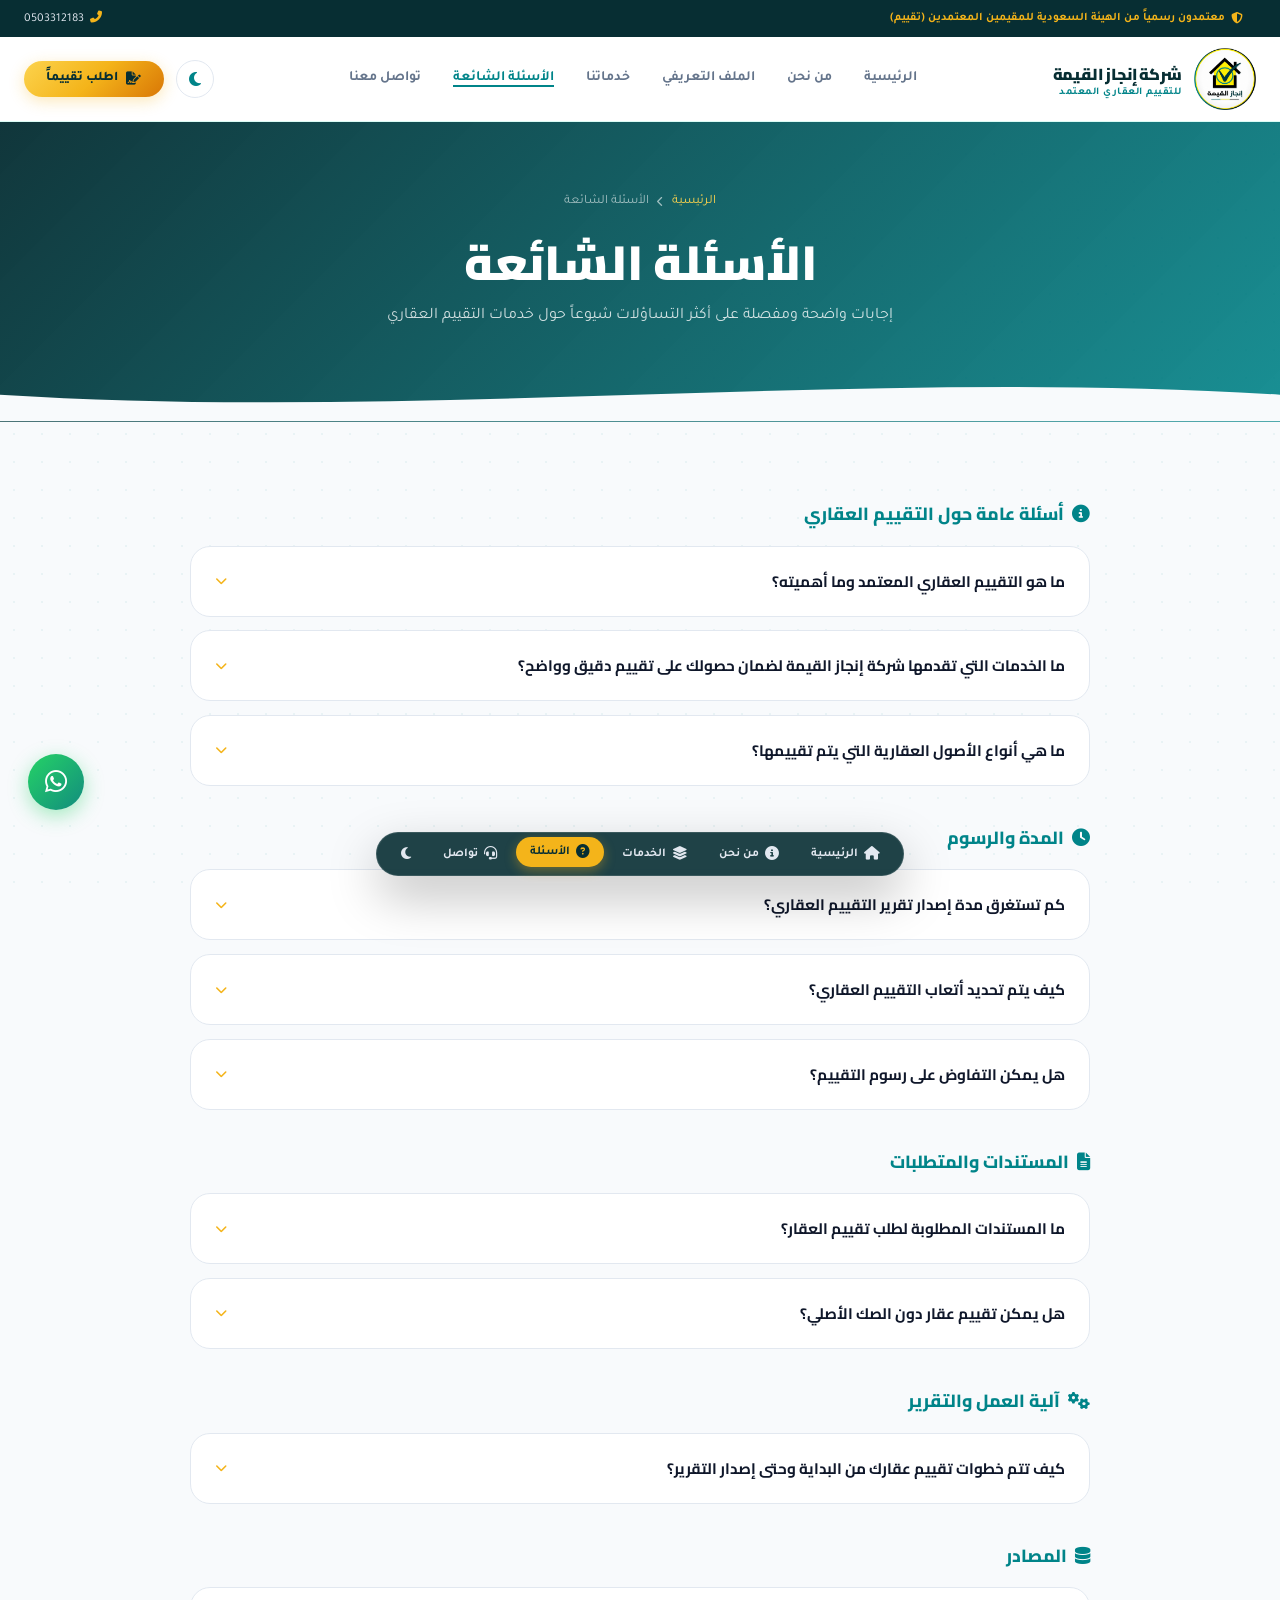
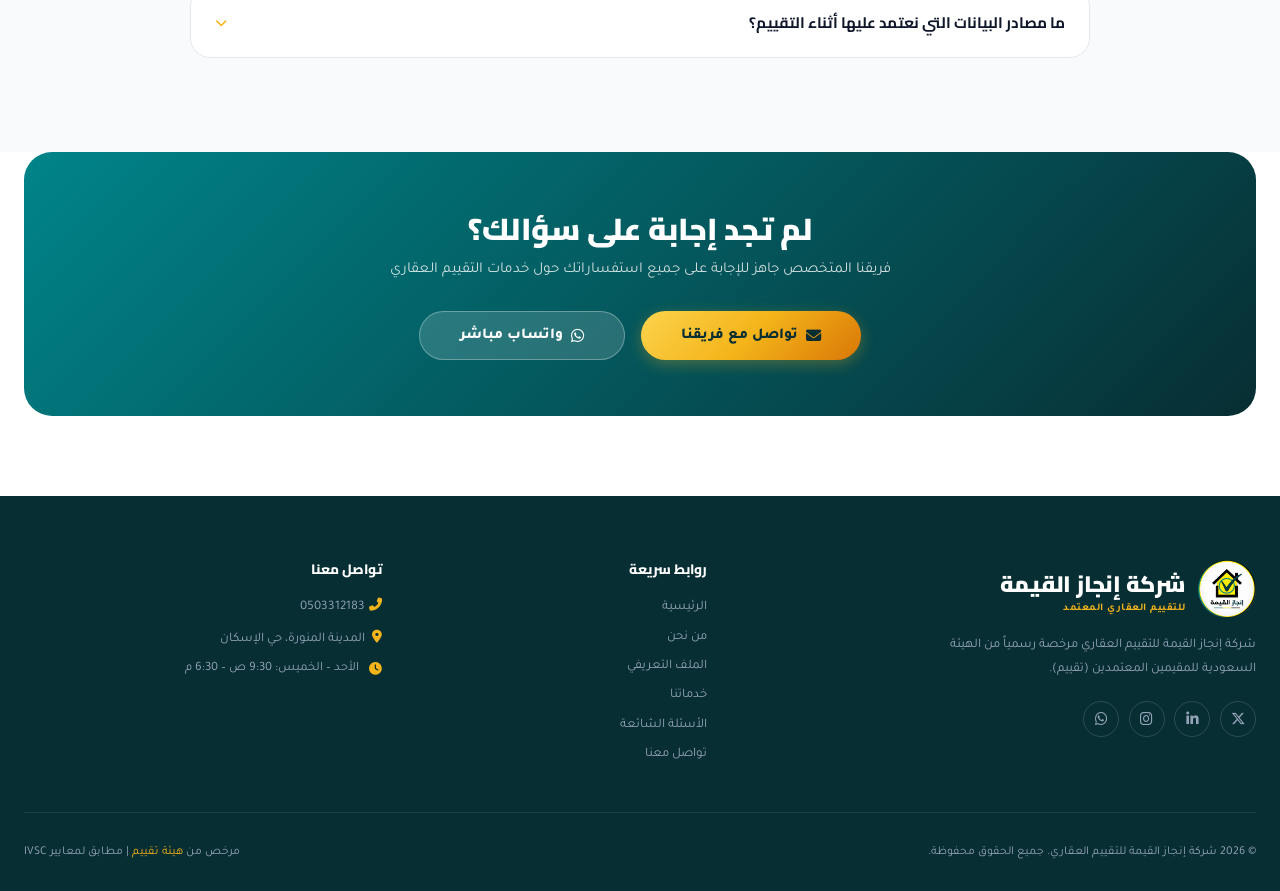
<file: faq.html>
<!DOCTYPE html>
<html lang="ar" dir="rtl">
<head>
<meta charset="UTF-8">
<meta name="viewport" content="width=device-width, initial-scale=1.0, maximum-scale=5.0, viewport-fit=cover">
<title>الأسئلة الشائعة | شركة إنجاز القيمة للتقييم العقاري المعتمد</title>
<meta name="theme-color" content="#072e33">
<meta name="apple-mobile-web-app-capable" content="yes">
<meta name="apple-mobile-web-app-status-bar-style" content="black-translucent">
<meta name="description" content="إجابات شاملة على أكثر الأسئلة شيوعاً حول خدمات التقييم العقاري المعتمد، الرسوم، المدة، والمتطلبات في شركة إنجاز.">
<meta name="google-site-verification" content="zeZjmpXiHABCRa-5x5ZABjmnIPfVbDQ0cfl7Y7IleV0" />
<link rel="icon" type="image/png" sizes="32x32" href="image/LOGO.png">
<link rel="icon" type="image/png" sizes="192x192" href="image/LOGO.png">
<link rel="apple-touch-icon" sizes="180x180" href="image/LOGO.png">
<link rel="shortcut icon" href="favicon.ico">
<meta property="og:site_name" content="شركة إنجاز القيمة للتقييم العقاري">
<meta property="og:title" content="الأسئلة الشائعة | شركة إنجاز القيمة للتقييم العقاري المعتمد">
<meta property="og:type" content="website">
<meta property="og:url" content="https://m25yimohsin-collab.github.io/enjaz1/faq.html">
<meta property="og:image" content="https://m25yimohsin-collab.github.io/enjaz1/image/LOGO.png">
<link rel="stylesheet" href="https://cdnjs.cloudflare.com/ajax/libs/font-awesome/6.5.1/css/all.min.css">
<link rel="stylesheet" href="css/style.css">
</head>
<body>

<!-- Top Bar -->
<div class="top-bar">
  <div class="badge"><i class="fas fa-shield-halved"></i> معتمدون رسمياً من الهيئة السعودية للمقيمين المعتمدين (تقييم)</div>
  <div style="display:flex;align-items:center;gap:1.5rem"><a href="tel:0503312183"><i class="fas fa-phone-alt" style="color:var(--gold);margin-left:.35rem"></i>0503312183</a></div></div>

<!-- Navbar -->
<nav class="navbar">
  <div class="nav-inner">
    <a href="index.html" class="nav-logo"><img src="image/LOGO.png" alt="إنجاز"><div class="brand-text"><span class="main">شركة إنجاز القيمة</span><span class="sub">للتقييم العقاري المعتمد</span></div></a>
    <ul class="nav-links">
      <li><a href="index.html">الرئيسية</a></li>
      <li><a href="about.html">من نحن</a></li>
      <li><a href="profile.html">الملف التعريفي</a></li>
      <li><a href="services.html">خدماتنا</a></li>
      <li><a href="faq.html" class="active">الأسئلة الشائعة</a></li>
      <li><a href="contact.html">تواصل معنا</a></li>
    </ul>
    <div class="nav-actions"><button class="theme-toggle theme-btn"><i class="fas fa-moon"></i></button><a href="contact.html" class="btn btn-gold"><i class="fas fa-file-signature"></i> اطلب تقييماً</a></div>
    <button class="hamburger"><span></span><span></span><span></span></button>
  </div>
</nav>
<div class="mobile-overlay"></div>
<div class="mobile-drawer">
  <div class="drawer-head"><a href="index.html" class="nav-logo"><img src="image/LOGO.png" style="height:52px"><div class="brand-text"><span class="main" style="font-size:1.1rem">شركة إنجاز القيمة</span></div></a><button class="drawer-close"><i class="fas fa-times"></i></button></div>
  <ul class="drawer-nav"><li><a href="index.html">الرئيسية <i class="fas fa-chevron-left"></i></a></li><li><a href="about.html">من نحن <i class="fas fa-chevron-left"></i></a></li>
    <li><a href="profile.html">الملف التعريفي <i class="fas fa-chevron-left"></i></a></li><li><a href="services.html">خدماتنا <i class="fas fa-chevron-left"></i></a></li><li><a href="faq.html" class="active">الأسئلة الشائعة <i class="fas fa-chevron-left"></i></a></li><li><a href="contact.html">تواصل معنا <i class="fas fa-chevron-left"></i></a></li></ul>
  <a href="contact.html" class="btn btn-gold" style="width:100%;justify-content:center"><i class="fas fa-file-signature"></i> اطلب تقييماً الآن</a>
  <button class="theme-toggle btn btn-outline" style="width:100%;justify-content:center;margin-top:.5rem"><i class="fas fa-moon"></i> تبديل الوضع</button>
</div>

<!-- Page Header -->
<div class="page-header">
  <div class="breadcrumb"><a href="index.html">الرئيسية</a><i class="fas fa-chevron-left" style="font-size:.65rem"></i><span>الأسئلة الشائعة</span></div>
  <h1>الأسئلة الشائعة</h1>
  <p>إجابات واضحة ومفصلة على أكثر التساؤلات شيوعاً حول خدمات التقييم العقاري</p>
  <div class="wave-bottom"><svg viewBox="0 0 1440 60" preserveAspectRatio="none" style="fill:var(--off-white)"><path d="M0,30 C480,60 960,0 1440,30 L1440,60 L0,60 Z"/></svg></div>
</div>

<section class="section">
  <div class="section-inner" style="max-width:900px;margin:0 auto">

    <!-- Category: General -->
    <div style="margin-bottom:2.5rem">
      <h3 style="font-size:1.1rem;font-weight:800;color:var(--teal);margin-bottom:1.25rem;display:flex;align-items:center;gap:.5rem"><i class="fas fa-circle-info"></i> أسئلة عامة حول التقييم العقاري</h3>

      <div class="faq-item">
        <button class="faq-question"><span>ما هو التقييم العقاري المعتمد وما أهميته؟</span><i class="fas fa-chevron-down icon"></i></button>
        <div class="faq-answer"><p>التقييم العقاري هو الأساس الذي يُبنى عليه أي قرار شراء أو بيع أو استثمار أو تصفية أو حقوق.<br><br>في <strong>شركة إنجاز القيمة</strong>، نوفّر لك تقييماً احترافياً يعكس القيمة الحقيقية للعقار، مما يساعدك على اتخاذ قرار واثق مبني على معلومات دقيقة وموثوقة، ويجنبك المخاطرة.</p></div>
      </div>

      <div class="faq-item">
        <button class="faq-question"><span>ما الخدمات التي تقدمها شركة إنجاز القيمة لضمان حصولك على تقييم دقيق وواضح؟</span><i class="fas fa-chevron-down icon"></i></button>
        <div class="faq-answer"><p>نقدم في <strong>شركة إنجاز القيمة</strong> حزمة خدمات تقييم شاملة تشمل تقارير تقييم معتمدة، ودراسات أعلى وأفضل استخدام. هدفنا هو أن تحصل على تقرير يعطي عقارك قيمة سوقية صحيحة ويمنحك رؤية واضحة.</p></div>
      </div>

      <div class="faq-item">
        <button class="faq-question"><span>ما هي أنواع الأصول العقارية التي يتم تقييمها؟</span><i class="fas fa-chevron-down icon"></i></button>
        <div class="faq-answer">
          <p style="margin-bottom:.5rem">يقيم فريق <strong>إنجاز القيمة</strong> جميع أنواع الأصول والتي تشمل:</p>
          <ul style="list-style:none;padding-right:.5rem;display:grid;grid-template-columns:repeat(auto-fill, minmax(220px, 1fr));gap:.6rem .8rem;font-size:.875rem;color:var(--muted)">
            <li><i class="fas fa-check" style="color:var(--teal);margin-left:.4rem;font-size:.75rem"></i>العقارات السكنية بكافة أنواعها</li>
            <li><i class="fas fa-check" style="color:var(--teal);margin-left:.4rem;font-size:.75rem"></i>العقارات التجارية بكافة أنواعها</li>
            <li><i class="fas fa-check" style="color:var(--teal);margin-left:.4rem;font-size:.75rem"></i>العقارات الزراعية بكافة أنواعها</li>
          </ul>
        </div>
      </div>
    </div>

    <!-- Category: Duration & Cost -->
    <div style="margin-bottom:2.5rem">
      <h3 style="font-size:1.1rem;font-weight:800;color:var(--teal);margin-bottom:1.25rem;display:flex;align-items:center;gap:.5rem"><i class="fas fa-clock"></i> المدة والرسوم</h3>

      <div class="faq-item">
        <button class="faq-question"><span>كم تستغرق مدة إصدار تقرير التقييم العقاري؟</span><i class="fas fa-chevron-down icon"></i></button>
        <div class="faq-answer"><p>يتم تحديد المدة الزمنية لإصدار التقرير لاحقاً عند استلام بيانات العقار والاتفاق مع العميل، وتتفاوت المدة بحسب نوع العقار (سكني، تجاري، زراعي، أراضي)، ومساحته، ونطاق المعاينة الميدانية والدراسة المطلوبة.</p></div>
      </div>

      <div class="faq-item">
        <button class="faq-question"><span>كيف يتم تحديد أتعاب التقييم العقاري؟</span><i class="fas fa-chevron-down icon"></i></button>
        <div class="faq-answer"><p>تُحدد أتعاب التقييم العقاري بناءً على نوع الأصل العقاري (سكني، تجاري، زراعي، أراضي)، ومساحته، وموقعه الجغرافي، والغرض من التقييم، ومدى تعقيد الدراسة الفنية المطلوبة. نُقدم لعملائنا عروض أسعار مخصصة وتنافسية عند تقديم بيانات العقار.</p></div>
      </div>

      <div class="faq-item">
        <button class="faq-question"><span>هل يمكن التفاوض على رسوم التقييم؟</span><i class="fas fa-chevron-down icon"></i></button>
        <div class="faq-answer"><p>للعقارات المفردة تكون الرسوم محددة ومتنافسة، أما للمحافظ العقارية الكبيرة والمشاريع متعددة الوحدات، نقدم أسعاراً مجمّعة خاصة. تواصل مع فريق المبيعات لدينا للحصول على أفضل عرض يلائم احتياجاتك.</p></div>
      </div>
    </div>

    <!-- Category: Requirements -->
    <div style="margin-bottom:2.5rem">
      <h3 style="font-size:1.1rem;font-weight:800;color:var(--teal);margin-bottom:1.25rem;display:flex;align-items:center;gap:.5rem"><i class="fas fa-file-alt"></i> المستندات والمتطلبات</h3>

      <div class="faq-item">
        <button class="faq-question"><span>ما المستندات المطلوبة لطلب تقييم العقار؟</span><i class="fas fa-chevron-down icon"></i></button>
        <div class="faq-answer"><p>المستندات الأساسية المطلوبة: (1) نسخة من الصك العقاري الإلكتروني أو الورقي، (2) رخصة البناء إن وجدت، (3) رابط الموقع الجغرافي (Location Pin) للعقار، (4) هوية مقدم الطلب أو السجل التجاري للشركات، (5) الغرض من التقييم وأي وثائق ذات صلة.</p></div>
      </div>

      <div class="faq-item">
        <button class="faq-question"><span>هل يمكن تقييم عقار دون الصك الأصلي؟</span><i class="fas fa-chevron-down icon"></i></button>
        <div class="faq-answer"><p>في بعض الحالات يمكن البدء بعملية التقييم بناءً على نسخة من الصك أو مستخرج رسمي من وزارة العدل. لكن التقرير النهائي يتطلب التحقق من المعلومات الرسمية للصك. تواصل معنا لمناقشة حالتك بشكل خاص.</p></div>
      </div>


    </div>

    <!-- Category: Process -->
    <div style="margin-bottom:2.5rem">
      <h3 style="font-size:1.1rem;font-weight:800;color:var(--teal);margin-bottom:1.25rem;display:flex;align-items:center;gap:.5rem"><i class="fas fa-cogs"></i> آلية العمل والتقرير</h3>

      <div class="faq-item">
        <button class="faq-question"><span>كيف تتم خطوات تقييم عقارك من البداية وحتى إصدار التقرير؟</span><i class="fas fa-chevron-down icon"></i></button>
        <div class="faq-answer"><p>نلتزم في <strong>شركة إنجاز القيمة</strong> بعملية تقييم دقيقة وواضحة تبدأ باستلام طلبك، وإصدار نطاق عمل واضح، وبعد اعتماد نطاق العمل يتم جمع البيانات والوثائق، يلي ذلك زيارة ميدانية لمعاينة العقار على الطبيعة، وتحديد الطريقة المناسبة لتقييم العقار، وأخيراً إصدار تقرير احترافي يعكس قيمة العقار. كل خطوة تتم بمنهجية تضمن لك أعلى مستويات الجودة والاعتمادية.</p></div>
      </div>
    </div>

    <!-- Category: Sources -->
    <div>
      <h3 style="font-size:1.1rem;font-weight:800;color:var(--teal);margin-bottom:1.25rem;display:flex;align-items:center;gap:.5rem"><i class="fas fa-database"></i> المصادر</h3>

      <div class="faq-item">
        <button class="faq-question"><span>ما مصادر البيانات التي نعتمد عليها أثناء التقييم؟</span><i class="fas fa-chevron-down icon"></i></button>
        <div class="faq-answer">
          <p style="margin-bottom:1rem">نستند في عمليات التقييم إلى منظومة متكاملة من مصادر البيانات الموثوقة، تشمل بيانات السوق الفعلية، وسجلات الصفقات المعتمدة، والمؤشرات والصفقات العقارية اليومية، إلى جانب الزيارات الميدانية وقواعد البيانات الحكومية والتحليلات المتخصصة؛ بما يضمن تقديم تقييمات مبنية على واقع السوق وليس على تقديرات افتراضية.</p>
          <p style="font-weight:800;color:var(--text);margin-bottom:.5rem">بالإضافة إلى الاعتماد على المرجعيات النظامية والمهنية التالية:</p>
          <ul style="list-style:none;padding-right:.5rem;display:flex;flex-direction:column;gap:.5rem;font-size:.875rem;color:var(--muted)">
            <li><i class="fas fa-book-bookmark" style="color:var(--teal);margin-left:.5rem"></i><strong>نظام المقيمين المعتمدين:</strong> الصادر بالمرسوم الملكي رقم (م/43) وتعديلاته.</li>
            <li><i class="fas fa-stamp" style="color:var(--teal);margin-left:.5rem"></i><strong>إصدارات الهيئة السعودية للمقيمين المعتمدين (تقييم):</strong> وتشمل اللائحة التنفيذية ودليل ممارسة مهنة التقييم العقاري.</li>
            <li><i class="fas fa-globe" style="color:var(--teal);margin-left:.5rem"></i><strong>المعايير الدولية:</strong> معايير التقييم الدولية الصادرة عن مجلس معايير التقييم الدولية (IVSC).</li>
            <li><i class="fas fa-scale-balanced" style="color:var(--teal);margin-left:.5rem"></i><strong>الضوابط المهنية:</strong> قواعد سلوك مهنة التقييم وآدابها، والتعليمات والتعاميم، والأدلة الاسترشادية.</li>
            <li><i class="fas fa-gavel" style="color:var(--teal);margin-left:.5rem"></i><strong>الأنظمة والتشريعات العقارية:</strong> كافة الأنظمة والإجراءات ذات العلاقة بالعقار في المملكة العربية السعودية.</li>
          </ul>
        </div>
      </div>
    </div>

  </div>
</section>

<!-- CTA -->
<section class="section" style="background:var(--card-bg);padding-top:0">
  <div class="section-inner">
    <div class="cta-banner">
      <h2>لم تجد إجابة على سؤالك؟</h2>
      <p>فريقنا المتخصص جاهز للإجابة على جميع استفساراتك حول خدمات التقييم العقاري</p>
      <div style="display:flex;gap:1rem;justify-content:center;flex-wrap:wrap">
        <a href="contact.html" class="btn btn-gold" style="font-size:.95rem;padding:.9rem 2.5rem"><i class="fas fa-envelope"></i> تواصل مع فريقنا</a>
        <a href="https://wa.me/966503312183" target="_blank" rel="noopener noreferrer" class="btn" style="background:rgba(255,255,255,.15);color:#fff;border:1px solid rgba(255,255,255,.3);font-size:.95rem;padding:.9rem 2.5rem"><i class="fab fa-whatsapp"></i> واتساب مباشر</a>
      </div>
    </div>
  </div>
</section>

<footer class="footer">
  <div class="footer-inner">
    <div class="footer-top">
      <div class="footer-brand"><a href="index.html" class="nav-logo" style="margin-bottom:.75rem"><img src="image/LOGO.png" alt="إنجاز" style="height:58px;width:auto;border-radius:10px"><div class="brand-text"><span class="main">شركة إنجاز القيمة</span><span class="sub">للتقييم العقاري المعتمد</span></div></a><p>شركة إنجاز القيمة للتقييم العقاري مرخصة رسمياً من الهيئة السعودية للمقيمين المعتمدين (تقييم).</p><div class="socials"><a href="#" class="social-btn"><i class="fab fa-x-twitter"></i></a><a href="#" class="social-btn"><i class="fab fa-linkedin-in"></i></a><a href="https://www.instagram.com/enjaz.alqima/" target="_blank" rel="noopener noreferrer" class="social-btn"><i class="fab fa-instagram"></i></a><a href="https://wa.me/966503312183" class="social-btn"><i class="fab fa-whatsapp"></i></a></div></div>
      <div class="footer-col"><h4>روابط سريعة</h4><ul><li><a href="index.html">الرئيسية</a></li><li><a href="about.html">من نحن</a></li><li><a href="profile.html">الملف التعريفي</a></li><li><a href="services.html">خدماتنا</a></li><li><a href="faq.html" class="active">الأسئلة الشائعة</a></li><li><a href="contact.html">تواصل معنا</a></li></ul></div>

      <div class="footer-col footer-contact"><h4>تواصل معنا</h4><ul class="footer-contact" style="gap:.85rem"><li><a href="tel:0503312183" style="color:inherit;text-decoration:none"><i class="fas fa-phone-alt"></i> 0503312183</a></li><li><a href="https://maps.app.goo.gl/EBXbbpuvEe8iRKoi7" target="_blank" rel="noopener noreferrer" style="color:inherit;text-decoration:none"><i class="fas fa-map-marker-alt"></i> المدينة المنورة، حي الإسكان</a></li><li><i class="fas fa-clock"></i> الأحد – الخميس: 9:30 ص – 6:30 م</li></ul></div>
    </div>
    <div class="footer-bottom"><p>© 2026 شركة إنجاز القيمة للتقييم العقاري. جميع الحقوق محفوظة.</p><p>مرخص من <a href="#">هيئة تقييم</a> | مطابق لمعايير IVSC</p></div>
  </div>
</footer>

<div class="floating-dock">
  <a href="index.html"    class="dock-item"><i class="fas fa-home"></i> <span>الرئيسية</span></a>
  <a href="about.html"    class="dock-item"><i class="fas fa-circle-info"></i> <span>من نحن</span></a>
  <a href="services.html" class="dock-item"><i class="fas fa-layer-group"></i> <span>الخدمات</span></a>
  <a href="faq.html"      class="dock-item active"><i class="fas fa-circle-question"></i> <span>الأسئلة</span></a>
  <a href="contact.html"  class="dock-item"><i class="fas fa-headset"></i> <span>تواصل</span></a>
  <button class="dock-item theme-toggle"><i class="fas fa-moon"></i></button>
</div>
<a href="https://wa.me/966503312183" target="_blank" rel="noopener noreferrer" class="wa-float"><i class="fab fa-whatsapp"></i></a>
<button class="back-top"><i class="fas fa-arrow-up"></i></button>
<script src="js/main.js"></script>
</body>
</html>
</file>
<file: css/style.css>
@import url('https://fonts.googleapis.com/css2?family=Cairo:wght@300;400;500;600;700;800;900&family=Tajawal:wght@300;400;500;700;800;900&display=swap');

/* ─────────────────────────────────────────────
   BRAND TOKENS – Enjaz Real Estate Valuation
───────────────────────────────────────────── */
:root {
  --teal:        #008489;
  --teal-light:  #0d9488;
  --teal-dark:   #072e33;
  --gold:        #f4b41a;
  --gold-light:  #fcd34d;
  --gold-dark:   #d97706;
  --white:       #ffffff;
  --off-white:   #f8fafc;
  --card-bg:     #ffffff;
  --text:        #0f172a;
  --muted:       #64748b;
  --border:      #e2e8f0;

  --grad-brand:  linear-gradient(135deg,#008489 0%,#072e33 100%);
  --grad-gold:   linear-gradient(135deg,#fcd34d 0%,#f4b41a 50%,#d97706 100%);
  --grad-hero:   linear-gradient(135deg,rgba(7,46,51,.96) 0%,rgba(0,132,137,.90) 100%);

  --r-sm:8px; --r-md:14px; --r-lg:20px; --r-xl:28px;
  --sh-sm: 0 4px 20px rgba(0,132,137,.08);
  --sh-md: 0 12px 35px rgba(7,46,51,.12);
  --sh-lg: 0 25px 50px rgba(0,132,137,.20);
}

/* Dark mode */
html.dark {
  --off-white:   #061619;
  --card-bg:     #0b2428;
  --text:        #f1f5f9;
  --muted:       #94a3b8;
  --border:      #134e54;
}

*, *::before, *::after { box-sizing:border-box; margin:0; padding:0; }
html {
  scroll-behavior:smooth;
  -webkit-text-size-adjust:100%;
  text-size-adjust:100%;
  overflow-x:hidden;
  width:100%;
}

body {
  font-family:'Tajawal','Cairo',-apple-system,BlinkMacSystemFont,"Segoe UI",Roboto,sans-serif;
  background:var(--off-white);
  color:var(--text);
  direction:rtl;
  text-align:right;
  overflow-x:hidden;
  transition:background .3s,color .3s;
  position:relative;
  -webkit-font-smoothing:antialiased;
  -moz-osx-font-smoothing:grayscale;
  padding-bottom:env(safe-area-inset-bottom, 0);
}

input, select, textarea, button {
  font-family:inherit;
  font-size:16px; /* Prevents auto-zoom on iPhone Safari */
}

/* Subtle dot-grid background */
body::before {
  content:"";
  position:fixed; inset:0;
  background-image: radial-gradient(rgba(0,132,137,.06) 1.5px, transparent 1.5px);
  background-size:28px 28px;
  pointer-events:none; z-index:-1;
}

h1,h2,h3,h4,h5,h6 { font-family:'Cairo','Tajawal',sans-serif; font-weight:700; line-height:1.35; }

a { text-decoration:none; color:inherit; }
img { max-width:100%; }

/* Scrollbar */
::-webkit-scrollbar { width:8px; }
::-webkit-scrollbar-track { background:#f1f5f9; }
html.dark ::-webkit-scrollbar-track { background:#072e33; }
::-webkit-scrollbar-thumb { background:var(--teal); border-radius:4px; }
::-webkit-scrollbar-thumb:hover { background:var(--gold); }

/* ─── NAVBAR ─────────────────────────────── */
.navbar {
  position:sticky; top:0; z-index:900;
  background:rgba(255,255,255,.94);
  backdrop-filter:blur(18px);
  -webkit-backdrop-filter:blur(18px);
  border-bottom:1px solid rgba(204,251,241,.7);
  transition:background .3s, box-shadow .3s;
}
html.dark .navbar {
  background:rgba(7,46,51,.94);
  border-bottom-color:rgba(19,78,84,.7);
}
.navbar.scrolled { box-shadow:var(--sh-md); }

.nav-inner {
  max-width:1280px; margin:0 auto;
  padding:0 1.5rem;
  display:flex; align-items:center; justify-content:space-between;
  height:84px; gap:1rem;
}

.nav-logo { display:flex; align-items:center; gap:.75rem; }
.nav-logo img { height:62px; width:auto; object-fit:contain; transition:transform .3s; }
.nav-logo:hover img { transform:scale(1.05); }
.nav-logo .brand-text .main { font-family:'Cairo',sans-serif; font-weight:900; font-size:1rem; color:var(--teal-dark); letter-spacing:-.01em; }
.nav-logo .brand-text .sub  { font-size:.65rem; font-weight:700; color:var(--teal); display:block; margin-top:-3px; letter-spacing:.05em; }
html.dark .nav-logo .brand-text .main { color:#fff; }
html.dark .nav-logo .brand-text .sub  { color:var(--gold); }

.nav-links { display:flex; align-items:center; gap:2rem; list-style:none; }
.nav-links a {
  font-weight:700; font-size:.875rem; color:var(--muted);
  transition:color .2s; position:relative; padding-bottom:2px;
}
.nav-links a::after {
  content:""; position:absolute; bottom:0; right:0;
  width:0; height:2px; background:var(--teal);
  transition:width .25s;
}
.nav-links a:hover, .nav-links a.active { color:var(--teal); }
.nav-links a:hover::after, .nav-links a.active::after { width:100%; }
html.dark .nav-links a { color:#94a3b8; }
html.dark .nav-links a:hover, html.dark .nav-links a.active { color:var(--gold); }
html.dark .nav-links a::after { background:var(--gold); }

.nav-actions { display:flex; align-items:center; gap:.75rem; }

.btn {
  display:inline-flex; align-items:center; gap:.5rem;
  padding:.65rem 1.4rem; border-radius:999px;
  font-weight:800; font-size:.82rem; cursor:pointer; border:none;
  transition:all .25s cubic-bezier(.4,0,.2,1);
}
.btn-gold { background:var(--grad-gold); color:#072e33; box-shadow:0 4px 15px rgba(244,180,26,.3); }
.btn-gold:hover { transform:translateY(-2px); box-shadow:0 8px 25px rgba(244,180,26,.45); }
.btn-teal { background:var(--grad-brand); color:#fff; box-shadow:0 4px 15px rgba(0,132,137,.3); }
.btn-teal:hover { transform:translateY(-2px); box-shadow:0 8px 25px rgba(0,132,137,.45); }
.btn-outline {
  border:2px solid var(--teal); color:var(--teal); background:transparent;
}
.btn-outline:hover { background:var(--teal); color:#fff; }

.theme-btn {
  width:38px; height:38px; border-radius:50%;
  border:1.5px solid var(--border); background:var(--card-bg);
  display:flex; align-items:center; justify-content:center;
  cursor:pointer; font-size:1rem; color:var(--teal);
  transition:all .2s;
}
.theme-btn:hover { background:var(--teal); color:#fff; border-color:var(--teal); }

/* Mobile hamburger */
.hamburger {
  display:none; flex-direction:column; gap:5px;
  cursor:pointer; padding:6px; border:none; background:transparent;
}
.hamburger span {
  width:24px; height:2.5px; background:var(--teal-dark);
  border-radius:2px; transition:all .3s;
}
html.dark .hamburger span { background:#fff; }

/* Top bar */
.top-bar {
  background:var(--teal-dark); color:#e2e8f0;
  font-size:.75rem; padding:.45rem 1.5rem;
  display:flex; justify-content:space-between; align-items:center; gap:1rem;
}
.top-bar a { color:#e2e8f0; transition:color .2s; }
.top-bar a:hover { color:var(--gold); }
.top-bar .badge { color:var(--gold); font-weight:700; display:flex; align-items:center; gap:.4rem; }

/* ─── MOBILE DRAWER ──────────────────────── */
.mobile-overlay {
  position:fixed; inset:0; background:rgba(0,0,0,.55);
  z-index:1000; opacity:0; visibility:hidden;
  backdrop-filter:blur(4px); -webkit-backdrop-filter:blur(4px);
  transition:opacity .3s, visibility .3s;
}
.mobile-overlay.open { opacity:1; visibility:visible; }

.mobile-drawer {
  position:fixed; top:0; right:-350px; bottom:0;
  width:min(85vw, 320px); background:var(--card-bg);
  z-index:1001; padding:1.5rem;
  display:flex; flex-direction:column; gap:1.25rem;
  opacity:0; visibility:hidden;
  transition:right .35s cubic-bezier(.16,1,.3,1), opacity .3s, visibility .35s;
  box-shadow:var(--sh-lg);
  overflow-y:auto;
  -webkit-overflow-scrolling:touch;
}
.mobile-drawer.open {
  right:0;
  opacity:1;
  visibility:visible;
}
.drawer-head { display:flex; justify-content:space-between; align-items:center; padding-bottom:1rem; border-bottom:1px solid var(--border); }
.drawer-close { width:34px; height:34px; border-radius:50%; border:1px solid var(--border); background:transparent; cursor:pointer; font-size:1.1rem; color:var(--muted); display:flex; align-items:center; justify-content:center; }
.drawer-close:hover { background:var(--teal); color:#fff; }
.drawer-nav { list-style:none; display:flex; flex-direction:column; gap:.5rem; }
.drawer-nav a {
  display:flex; align-items:center; justify-content:space-between;
  padding:.75rem 1rem; border-radius:var(--r-md);
  font-weight:700; color:var(--text); font-size:.9rem;
  transition:all .2s;
}
.drawer-nav a:hover, .drawer-nav a.active { background:rgba(0,132,137,.08); color:var(--teal); }
.drawer-nav a i { font-size:.7rem; color:var(--muted); }

/* ─── HERO ───────────────────────────────── */
.hero {
  position:relative; overflow:hidden;
  background: var(--grad-hero),
              url('https://images.unsplash.com/photo-1486406146926-c627a92ad1ab?auto=format&fit=crop&w=2000&q=80') center/cover no-repeat;
  color:#fff;
  padding:6rem 1.5rem 9rem;
}
.hero-inner {
  max-width:1280px; margin:0 auto;
  display:block;
}
.hero-badge {
  display:inline-flex; align-items:center; gap:.6rem;
  padding:.5rem 1.2rem; border-radius:999px;
  background:rgba(255,255,255,.12); border:1px solid rgba(255,255,255,.2);
  color:var(--gold-light); font-size:.8rem; font-weight:700; margin-bottom:1.5rem;
}
.hero-badge .dot { width:8px; height:8px; border-radius:50%; background:#4ade80; animation:ping 1.5s infinite; }
@keyframes ping { 0%,100%{transform:scale(1);opacity:1} 50%{transform:scale(1.4);opacity:.7} }

.hero h1 { font-size:clamp(2rem,4vw,3.2rem); font-weight:900; line-height:1.2; margin-bottom:1.25rem; }
.hero p  { font-size:1.05rem; color:rgba(255,255,255,.85); line-height:1.8; margin-bottom:2rem; max-width:560px; }

.hero-features {
  display: flex;
  justify-content: center;
  align-items: center;
  flex-wrap: wrap;
  gap: 1rem;
  margin-top: 2rem;
}
.hero-feat-item {
  display: flex;
  align-items: center;
  justify-content: center;
  gap: 0.6rem;
  background: rgba(255,255,255,.08);
  padding: 0.7rem 1.25rem;
  border-radius: var(--r-md);
  border: 1px solid rgba(255,255,255,.12);
  font-size: 0.82rem;
  font-weight: 700;
  backdrop-filter: blur(8px);
  -webkit-backdrop-filter: blur(8px);
}

.hero-card {
  background:rgba(255,255,255,.1); border:1px solid rgba(255,255,255,.2);
  backdrop-filter:blur(16px); border-radius:var(--r-xl);
  padding:1.75rem;
}
.hero-stats { display:grid; grid-template-columns:1fr 1fr; gap:1rem; }
.hero-stat { background:rgba(0,0,0,.2); border-radius:var(--r-md); padding:1.25rem; text-align:center; }
.hero-stat .num { font-size:1.8rem; font-weight:900; font-family:'Cairo',sans-serif; color:var(--gold-light); }
.hero-stat .label { font-size:.72rem; color:rgba(255,255,255,.75); margin-top:.25rem; }

/* Wave divider */
.wave-bottom { position:absolute; bottom:0; left:0; right:0; line-height:0; }
.wave-bottom svg { display:block; width:100%; }

/* ─── SECTIONS ───────────────────────────── */
.section { padding:5rem 1.5rem; }
.section-inner { max-width:1280px; margin:0 auto; }
.section-label {
  display:inline-block; font-size:.72rem; font-weight:700;
  color:var(--teal); background:rgba(0,132,137,.1);
  padding:.35rem 1rem; border-radius:999px;
  border:1px solid rgba(0,132,137,.2);
  letter-spacing:.06em; text-transform:uppercase; margin-bottom:.75rem;
}
.section-title { font-size:clamp(1.6rem,3vw,2.4rem); font-weight:900; color:var(--teal-dark); margin-bottom:.75rem; }
html.dark .section-title { color:#fff; }
.section-desc { font-size:.95rem; color:var(--muted); line-height:1.8; max-width:640px; }
.section-head { text-align:center; max-width:700px; margin:0 auto 3.5rem; }

/* ─── CARDS ──────────────────────────────── */
.card {
  background:var(--card-bg); border:1px solid var(--border);
  border-radius:var(--r-xl); padding:2rem;
  transition:all .3s cubic-bezier(.16,1,.3,1);
  position:relative; overflow:hidden;
}
.card:hover { transform:translateY(-6px); box-shadow:var(--sh-lg); border-color:var(--teal); }
.card-icon {
  width:56px; height:56px; border-radius:var(--r-md);
  display:flex; align-items:center; justify-content:center;
  font-size:1.4rem; margin-bottom:1.25rem;
}
.card-icon.teal { background:rgba(0,132,137,.12); color:var(--teal); }
.card-icon.gold { background:rgba(244,180,26,.15); color:var(--gold-dark); }
.card-icon.green { background:rgba(34,197,94,.1); color:#16a34a; }
.card-icon.purple{ background:rgba(139,92,246,.1); color:#7c3aed; }
.card h3 { font-size:1.1rem; font-weight:800; margin-bottom:.75rem; color:var(--text); }
.card p  { font-size:.875rem; color:var(--muted); line-height:1.7; }
.card-bottom-bar {
  position:absolute; bottom:0; right:0; left:0;
  height:4px; background:var(--grad-gold); width:0;
  transition:width .35s;
}
.card:hover .card-bottom-bar { width:100%; }

/* Grid helpers */
.grid-2 { display:grid; grid-template-columns:repeat(2,1fr); gap:1.5rem; }
.grid-3 { display:grid; grid-template-columns:repeat(3,1fr); gap:1.5rem; }
.grid-4 { display:grid; grid-template-columns:repeat(4,1fr); gap:1.5rem; }

/* ─── STATS BAR ──────────────────────────── */
.stats-bar {
  background:var(--card-bg); border-radius:var(--r-xl);
  border:1px solid var(--border); padding:2.5rem;
  box-shadow:var(--sh-sm);
  display:grid; grid-template-columns:repeat(4,1fr); gap:1.5rem; text-align:center;
}
.stat-item .num { font-size:2.4rem; font-weight:900; font-family:'Cairo',sans-serif; color:var(--teal); }
.stat-item .label { font-size:.8rem; font-weight:600; color:var(--muted); margin-top:.25rem; }
.stat-item .sub { font-size:.7rem; color:var(--muted); }

/* ─── PROCESS STEPS ──────────────────────── */
.steps { display:grid; grid-template-columns:repeat(4,1fr); gap:1.5rem; position:relative; }
.steps::before {
  content:""; position:absolute; top:32px; right:calc(12.5% + 1.5rem); left:calc(12.5% + 1.5rem);
  height:2px; background:var(--grad-gold); z-index:0;
}
.step { text-align:center; position:relative; z-index:1; }
.step-num {
  width:64px; height:64px; border-radius:50%; background:var(--grad-brand);
  color:#fff; font-size:1.3rem; font-weight:900; font-family:'Cairo',sans-serif;
  display:flex; align-items:center; justify-content:center; margin:0 auto 1.25rem;
  box-shadow:0 0 0 8px rgba(0,132,137,.12);
}
.step h4 { font-size:1rem; font-weight:800; color:var(--text); margin-bottom:.5rem; }
.step p  { font-size:.8rem; color:var(--muted); line-height:1.6; }

/* ─── FAQ ────────────────────────────────── */
.faq-item { background:var(--card-bg); border:1px solid var(--border); border-radius:var(--r-lg); overflow:hidden; margin-bottom:.85rem; }
.faq-question {
  width:100%; display:flex; justify-content:space-between; align-items:center;
  padding:1.25rem 1.5rem; background:transparent; border:none;
  cursor:pointer; font-family:'Cairo','Tajawal',sans-serif;
  font-size:.95rem; font-weight:700; color:var(--text);
  text-align:right; gap:1rem; transition:background .2s;
}
.faq-question:hover { background:rgba(0,132,137,.04); }
.faq-question .icon { font-size:.75rem; color:var(--gold); transition:transform .3s; flex-shrink:0; }
.faq-question.open .icon { transform:rotate(180deg); }
.faq-question.open { color:var(--teal); }
.faq-answer { max-height:0; overflow:hidden; transition:max-height .35s ease, padding .3s; padding:0 1.5rem; }
.faq-answer.open { max-height:300px; padding:0 1.5rem 1.25rem; }
.faq-answer p { font-size:.875rem; color:var(--muted); line-height:1.8; }

/* ─── TESTIMONIALS ───────────────────────── */
.testimonial-card {
  background:var(--card-bg); border:1px solid var(--border);
  border-radius:var(--r-xl); padding:1.75rem;
  transition:all .3s;
}
.testimonial-card:hover { transform:translateY(-4px); box-shadow:var(--sh-md); border-color:var(--teal); }
.t-stars { color:var(--gold); font-size:.9rem; margin-bottom:.75rem; }
.t-text { font-size:.875rem; color:var(--muted); line-height:1.75; margin-bottom:1.25rem; }
.t-author { display:flex; align-items:center; gap:.75rem; }
.t-avatar { width:42px; height:42px; border-radius:50%; background:var(--grad-brand); color:#fff; display:flex; align-items:center; justify-content:center; font-weight:800; font-size:1rem; flex-shrink:0; }
.t-name { font-weight:800; font-size:.875rem; }
.t-role { font-size:.75rem; color:var(--muted); }

/* ─── CTA BANNER ─────────────────────────── */
.cta-banner {
  background:var(--grad-brand); border-radius:var(--r-xl);
  padding:3.5rem; text-align:center; color:#fff;
  position:relative; overflow:hidden;
}
.cta-banner h2 { font-size:1.9rem; font-weight:900; margin-bottom:.75rem; }
.cta-banner p { font-size:.95rem; color:rgba(255,255,255,.8); margin-bottom:2rem; }

/* ─── CONTACT FORM ───────────────────────── */
.form-group { margin-bottom:1.25rem; }
.form-group label { display:block; font-size:.8rem; font-weight:700; color:var(--text); margin-bottom:.5rem; }
.form-group input,
.form-group select,
.form-group textarea {
  width:100%; padding:.8rem 1rem; background:var(--off-white);
  border:1.5px solid var(--border); border-radius:var(--r-md);
  font-family:'Tajawal','Cairo',sans-serif; font-size:.875rem; color:var(--text);
  transition:border-color .2s, box-shadow .2s; outline:none;
}
.form-group input:focus,
.form-group select:focus,
.form-group textarea:focus {
  border-color:var(--teal);
  box-shadow:0 0 0 3px rgba(0,132,137,.12);
}
.form-group textarea { resize:vertical; min-height:130px; }
html.dark .form-group input,
html.dark .form-group select,
html.dark .form-group textarea {
  background:rgba(0,0,0,.2); border-color:#134e54; color:#f1f5f9;
}

/* Contact info items */
.contact-info-item {
  display:flex; align-items:flex-start; gap:1rem;
  padding:1.25rem; border-radius:var(--r-lg);
  background:var(--card-bg); border:1px solid var(--border);
  margin-bottom:1rem; transition:all .2s;
}
.contact-info-item:hover { border-color:var(--teal); box-shadow:var(--sh-sm); }
.contact-icon { width:44px; height:44px; border-radius:var(--r-md); background:rgba(0,132,137,.1); color:var(--teal); display:flex; align-items:center; justify-content:center; font-size:1.1rem; flex-shrink:0; }
.contact-label { font-size:.72rem; color:var(--muted); font-weight:600; }
.contact-value { font-size:.9rem; font-weight:700; color:var(--text); margin-top:.15rem; }

/* ─── ABOUT PAGE ─────────────────────────── */
.about-hero { background:var(--grad-hero); color:#fff; padding:5rem 1.5rem; }
.value-card {
  display:flex; align-items:flex-start; gap:1rem;
  padding:1.25rem; border-radius:var(--r-lg);
  background:var(--card-bg); border:1px solid var(--border);
  transition:all .2s;
}
.value-card:hover { border-color:var(--teal); box-shadow:var(--sh-sm); }
.value-icon { width:44px; height:44px; border-radius:var(--r-md); flex-shrink:0; display:flex; align-items:center; justify-content:center; font-size:1.1rem; }
.value-icon.t  { background:rgba(0,132,137,.1); color:var(--teal); }
.value-icon.g  { background:rgba(244,180,26,.15); color:var(--gold-dark); }
.value-icon.gr { background:rgba(34,197,94,.1); color:#16a34a; }
.value-icon.p  { background:rgba(139,92,246,.1); color:#7c3aed; }

/* Team card */
.team-card { background:var(--card-bg); border:1px solid var(--border); border-radius:var(--r-xl); overflow:hidden; text-align:center; transition:all .3s; }
.team-card:hover { transform:translateY(-5px); box-shadow:var(--sh-lg); border-color:var(--teal); }
.team-top { height:120px; background:var(--grad-brand); display:flex; align-items:center; justify-content:center; }
.team-avatar { width:80px; height:80px; border-radius:50%; background:rgba(255,255,255,.2); color:#fff; display:flex; align-items:center; justify-content:center; font-size:2rem; font-weight:900; border:3px solid rgba(255,255,255,.3); }
.team-info { padding:1.25rem; }
.team-name { font-weight:900; font-size:1rem; }
.team-title { font-size:.78rem; color:var(--muted); margin-top:.25rem; }
.team-badge { display:inline-block; font-size:.68rem; font-weight:700; background:rgba(0,132,137,.1); color:var(--teal); padding:.2rem .7rem; border-radius:999px; margin-top:.6rem; }

/* Accreditation boxes */
.accred-box {
  background:var(--card-bg); border:2px solid var(--border);
  border-radius:var(--r-xl); padding:2rem; text-align:center;
  transition:all .3s;
}
.accred-box:hover { border-color:var(--gold); box-shadow:0 8px 25px rgba(244,180,26,.15); }
.accred-box .icon { font-size:2.5rem; margin-bottom:1rem; }

/* ─── SERVICES PAGE ──────────────────────── */
.service-detail {
  display:grid; grid-template-columns:1fr 1fr; gap:3rem; align-items:center;
  padding:3rem; background:var(--card-bg); border-radius:var(--r-xl);
  border:1px solid var(--border); margin-bottom:2rem;
  transition:box-shadow .3s;
}
.service-detail:hover { box-shadow:var(--sh-lg); }
.service-detail.reverse { direction:ltr; }
.service-detail.reverse > * { direction:rtl; }
.service-img { border-radius:var(--r-lg); height:280px; object-fit:cover; width:100%; }
.service-checklist { list-style:none; display:flex; flex-direction:column; gap:.6rem; margin:1.25rem 0; }
.service-checklist li { display:flex; align-items:center; gap:.6rem; font-size:.875rem; color:var(--muted); }
.service-checklist li::before { content:"✓"; color:var(--teal); font-weight:900; font-size:1rem; }

/* ─── FOOTER ─────────────────────────────── */
.footer { background:var(--teal-dark); color:#94a3b8; padding:4rem 1.5rem 2rem; }
.footer-inner { max-width:1280px; margin:0 auto; }
.footer-top { display:grid; grid-template-columns:2.2fr 1.2fr 1.6fr; gap:3.5rem; padding-bottom:3rem; border-bottom:1px solid rgba(255,255,255,.08); margin-bottom:2rem; }
.footer-brand .brand-text .main { color:#fff; font-size:1.4rem; }
.footer-brand .brand-text .sub  { color:var(--gold); }
.footer-brand p { font-size:.82rem; line-height:1.8; color:#94a3b8; margin-top:1rem; max-width:320px; }
.footer-col h4 { font-size:.85rem; font-weight:800; color:#fff; margin-bottom:1.25rem; }
.footer-col ul { list-style:none; display:flex; flex-direction:column; gap:.65rem; }
.footer-col ul li a { font-size:.82rem; color:#94a3b8; transition:color .2s; }
.footer-col ul li a:hover { color:var(--gold); }
.footer-contact li { display:flex; align-items:center; gap:.6rem; font-size:.8rem; }
.footer-contact li i { color:var(--gold); width:14px; }
.footer-bottom { display:flex; justify-content:space-between; align-items:center; font-size:.75rem; flex-wrap:wrap; gap:.5rem; }
.footer-bottom a { color:var(--gold); }

/* Social icons */
.socials { display:flex; gap:.6rem; margin-top:1.25rem; }
.social-btn { width:36px; height:36px; border-radius:50%; border:1px solid rgba(255,255,255,.15); color:#94a3b8; display:flex; align-items:center; justify-content:center; font-size:.9rem; transition:all .2s; }
.social-btn:hover { background:var(--gold); color:var(--teal-dark); border-color:var(--gold); transform:scale(1.1); }

/* ─── FLOATING DOCK ──────────────────────── */
.floating-dock {
  position:fixed; bottom:24px; left:50%; transform:translateX(-50%);
  background:rgba(7,46,51,.9); backdrop-filter:blur(20px);
  border:1px solid rgba(255,255,255,.12);
  border-radius:999px; padding:6px 10px;
  display:flex; align-items:center; gap:4px;
  z-index:800; box-shadow:0 20px 50px rgba(0,0,0,.25);
  transition:all .3s;
}
.dock-item {
  display:flex; align-items:center; gap:6px;
  padding:8px 14px; border-radius:999px;
  color:#e2e8f0; font-size:.75rem; font-weight:700;
  cursor:pointer; text-decoration:none; white-space:nowrap;
  transition:all .25s; border:none; background:transparent;
}
.dock-item:hover, .dock-item.active {
  background:var(--gold); color:var(--teal-dark);
  transform:translateY(-2px);
  box-shadow:0 4px 12px rgba(244,180,26,.35);
}
.dock-item i { font-size:.85rem; }

/* WhatsApp float */
.wa-float {
  position:fixed; bottom:90px; left:28px; z-index:790;
  width:56px; height:56px; border-radius:50%;
  background:linear-gradient(135deg,#25d366,#128c7e);
  color:#fff; font-size:1.6rem;
  display:flex; align-items:center; justify-content:center;
  box-shadow:0 6px 20px rgba(37,211,102,.4);
  transition:all .3s;
}
.wa-float:hover { transform:scale(1.1); box-shadow:0 10px 28px rgba(37,211,102,.6); }

/* Back to top */
.back-top {
  position:fixed; bottom:90px; right:28px; z-index:790;
  width:46px; height:46px; border-radius:50%;
  background:var(--card-bg); border:1.5px solid var(--border);
  color:var(--teal); font-size:1rem;
  display:flex; align-items:center; justify-content:center;
  box-shadow:var(--sh-sm); cursor:pointer;
  opacity:0; visibility:hidden; transition:all .3s;
}
.back-top.show { opacity:1; visibility:visible; }
.back-top:hover { background:var(--teal); color:#fff; transform:translateY(-3px); }

/* ─── TOAST ──────────────────────────────── */
.toast {
  position:fixed; top:1.5rem; left:50%; transform:translateX(-50%) translateY(-20px);
  z-index:9999; padding:.8rem 1.5rem; border-radius:999px;
  font-size:.875rem; font-weight:700; color:#fff;
  backdrop-filter:blur(12px);
  box-shadow:0 10px 30px rgba(0,0,0,.2);
  opacity:0; visibility:hidden; transition:all .3s;
  display:flex; align-items:center; gap:.6rem;
}
.toast.show { opacity:1; visibility:visible; transform:translateX(-50%) translateY(0); }
.toast.success { background:rgba(22,163,74,.9); }
.toast.error   { background:rgba(220,38,38,.9); }
.toast.info    { background:rgba(7,46,51,.9); border:1px solid rgba(0,132,137,.4); }

/* ─── PAGE HEADER ────────────────────────── */
.page-header {
  background:var(--grad-hero); color:#fff;
  padding:4.5rem 1.5rem 6rem;
  text-align:center; position:relative; overflow:hidden;
}
.page-header h1 { font-size:clamp(1.8rem,4vw,3rem); font-weight:900; margin-bottom:.75rem; }
.page-header p  { font-size:1rem; color:rgba(255,255,255,.8); max-width:560px; margin:0 auto; }
.page-header .breadcrumb { font-size:.8rem; color:rgba(255,255,255,.6); margin-bottom:1.25rem; display:flex; justify-content:center; align-items:center; gap:.5rem; }
.page-header .breadcrumb a { color:var(--gold-light); }

/* ─── HIGHLIGHT BOX ──────────────────────── */
.highlight-box {
  background:linear-gradient(135deg,rgba(0,132,137,.06),rgba(244,180,26,.06));
  border:1.5px solid rgba(0,132,137,.15); border-radius:var(--r-xl);
  padding:2rem;
}

/* ─── BADGE ──────────────────────────────── */
.badge {
  display:inline-flex; align-items:center; gap:.4rem;
  font-size:.72rem; font-weight:700; padding:.3rem .8rem;
  border-radius:999px;
}
.badge-teal { background:rgba(0,132,137,.1); color:var(--teal); border:1px solid rgba(0,132,137,.2); }
.badge-gold { background:rgba(244,180,26,.15); color:var(--gold-dark); border:1px solid rgba(244,180,26,.2); }
.badge-green { background:rgba(34,197,94,.1); color:#16a34a; border:1px solid rgba(34,197,94,.2); }

/* ─── CUSTOM GRID HELPERS ─── */
.contact-main-grid {
  display:grid;
  grid-template-columns:1fr 1.4fr;
  gap:3rem;
  align-items:start;
}
.about-hero-grid {
  display:grid;
  grid-template-columns:1fr 1fr;
  gap:4rem;
  align-items:center;
}
.profile-about-grid {
  display:grid;
  grid-template-columns:1.2fr 1fr;
  gap:3rem;
  align-items:center;
  margin-bottom:5rem;
}
.manager-subgrid {
  display:grid;
  grid-template-columns:1fr 1fr;
  gap:2rem;
  margin-top:1.5rem;
}

/* ─── RESPONSIVE & MOBILE OPTIMIZATIONS ─── */
@media(max-width:1024px) {
  .hero-inner { grid-template-columns:1fr; text-align:center; }
  .hero-features { grid-template-columns:1fr 1fr; justify-items:start; }
  .hero p { margin:0 auto 2rem; }
  .hero-badge { justify-content:center; }
  .hero-card { max-width:480px; margin:0 auto; }
  .grid-4 { grid-template-columns:repeat(2,1fr); }
  .stats-bar { grid-template-columns:repeat(2,1fr); }
  .steps { grid-template-columns:repeat(2,1fr); }
  .steps::before { display:none; }
  .footer-top { grid-template-columns:1fr 1fr; gap:2rem; }
  .about-hero-grid { grid-template-columns:1fr; gap:2.5rem; }
  .profile-about-grid { grid-template-columns:1fr; gap:2.5rem; }
}

@media(max-width:768px) {
  .contact-main-grid { grid-template-columns:1fr; gap:2rem; }
  .about-hero-grid { grid-template-columns:1fr; gap:2rem; }
  .profile-about-grid { grid-template-columns:1fr; gap:2rem; margin-bottom:3rem; }
  .manager-subgrid { grid-template-columns:1fr; gap:1.5rem; }

  .top-bar { font-size:.7rem; padding:.35rem 1rem; flex-wrap:wrap; justify-content:center; text-align:center; }
  .navbar { height:auto; }
  .nav-inner { height:72px; padding:0 1rem; }
  .nav-logo img { height:48px; }
  .nav-logo .brand-text .main { font-size:.9rem; }
  .nav-logo .brand-text .sub { font-size:.58rem; }
  .nav-links, .nav-actions .btn { display:none; }
  .hamburger { display:flex; }
  
  .hero { padding:3.5rem 1rem 6rem; }
  .hero h1 { font-size:clamp(1.6rem, 5vw, 2.2rem); }
  .hero p { font-size:.92rem; }
  
  .grid-2, .grid-3, .grid-4 { grid-template-columns:1fr; gap:1.25rem; }
  .service-detail { grid-template-columns:1fr; }
  .service-detail.reverse { direction:rtl; }
  
  .floating-dock {
    bottom:calc(12px + env(safe-area-inset-bottom, 0));
    padding:5px 8px;
    gap:2px;
    width:calc(100% - 24px);
    max-width:390px;
    justify-content:space-around;
  }
  .dock-item span { display:none; }
  .dock-item { padding:8px 10px; font-size:.9rem; }
  
  .wa-float {
    bottom:calc(75px + env(safe-area-inset-bottom, 0));
    left:16px;
    width:50px;
    height:50px;
    font-size:1.4rem;
  }
  .back-top {
    bottom:calc(75px + env(safe-area-inset-bottom, 0));
    right:16px;
    width:42px;
    height:42px;
  }
  
  .footer-top { grid-template-columns:1fr; gap:2rem; }
  .footer-bottom { flex-direction:column; text-align:center; gap:.5rem; padding-bottom:calc(70px + env(safe-area-inset-bottom, 0)); }
  .hero-features { grid-template-columns:1fr; }
  .section { padding:2.75rem 1rem; }
  .page-header { padding:3.5rem 1rem 5rem; }
  
  /* Form adjustments */
  .card { padding:1.5rem !important; }
}

@media(max-width:480px) {
  .grid-4 { grid-template-columns:1fr; }
  .stats-bar { grid-template-columns:1fr; gap:1rem; padding:1.25rem; }
  .steps { grid-template-columns:1fr; }
  .hero h1 { font-size:1.55rem; line-height:1.4; }
  .hero p { font-size:.88rem; }
  .btn { width:100%; justify-content:center; }
  .hero .btn { width:100%; }
  .slogan-badge { font-size:.85rem; padding:.5rem 1rem; width:100%; justify-content:center; }
  .meta-pills { flex-direction:column; align-items:center; width:100%; }
  .meta-pill { width:100%; justify-content:center; }
  .profile-cover { padding:2.5rem 1rem; }
  .manager-card { padding:1.5rem 1rem; }
  .partner-tag { font-size:.8rem; padding:.75rem 1rem; }
  .section-title { font-size:1.4rem; }
  .cta-banner { padding:2rem 1.25rem; }
  .cta-banner h2 { font-size:1.35rem; }
  .cta-banner .btn { width:100%; }
}
</file>
